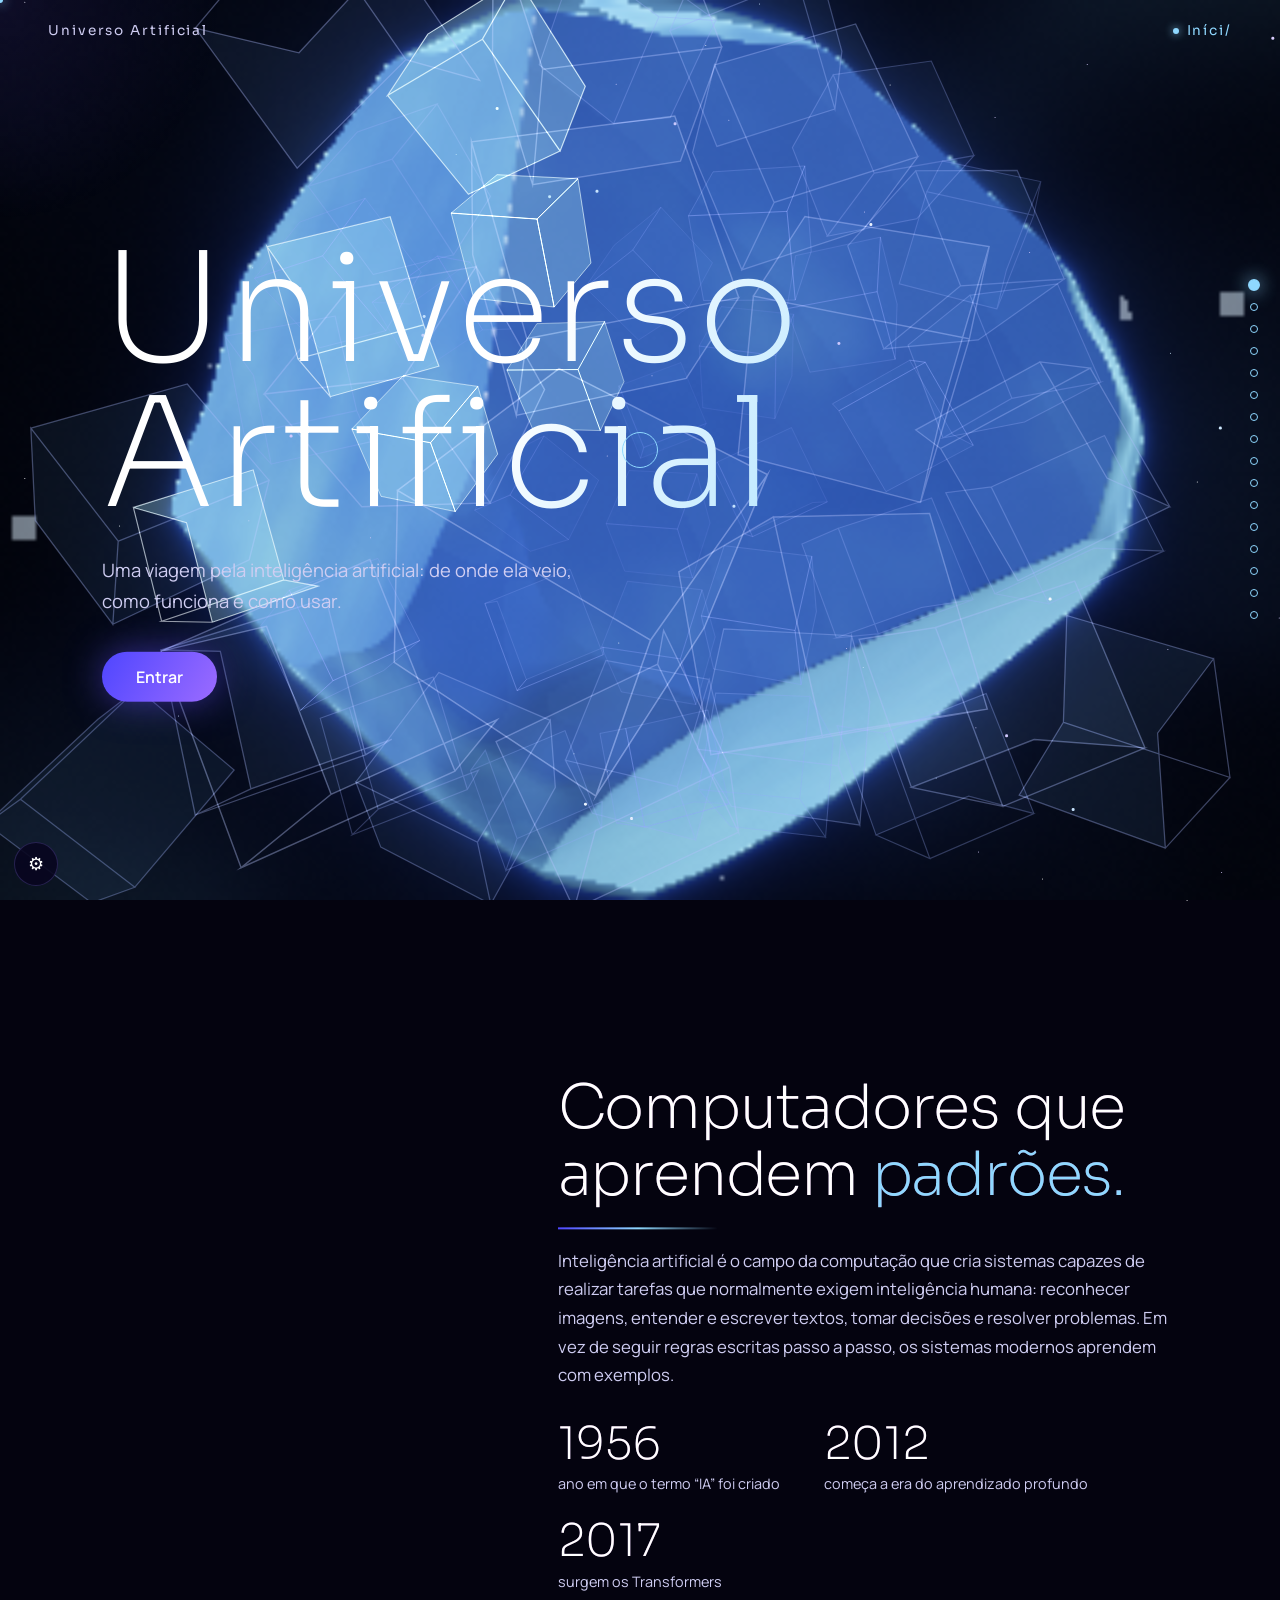
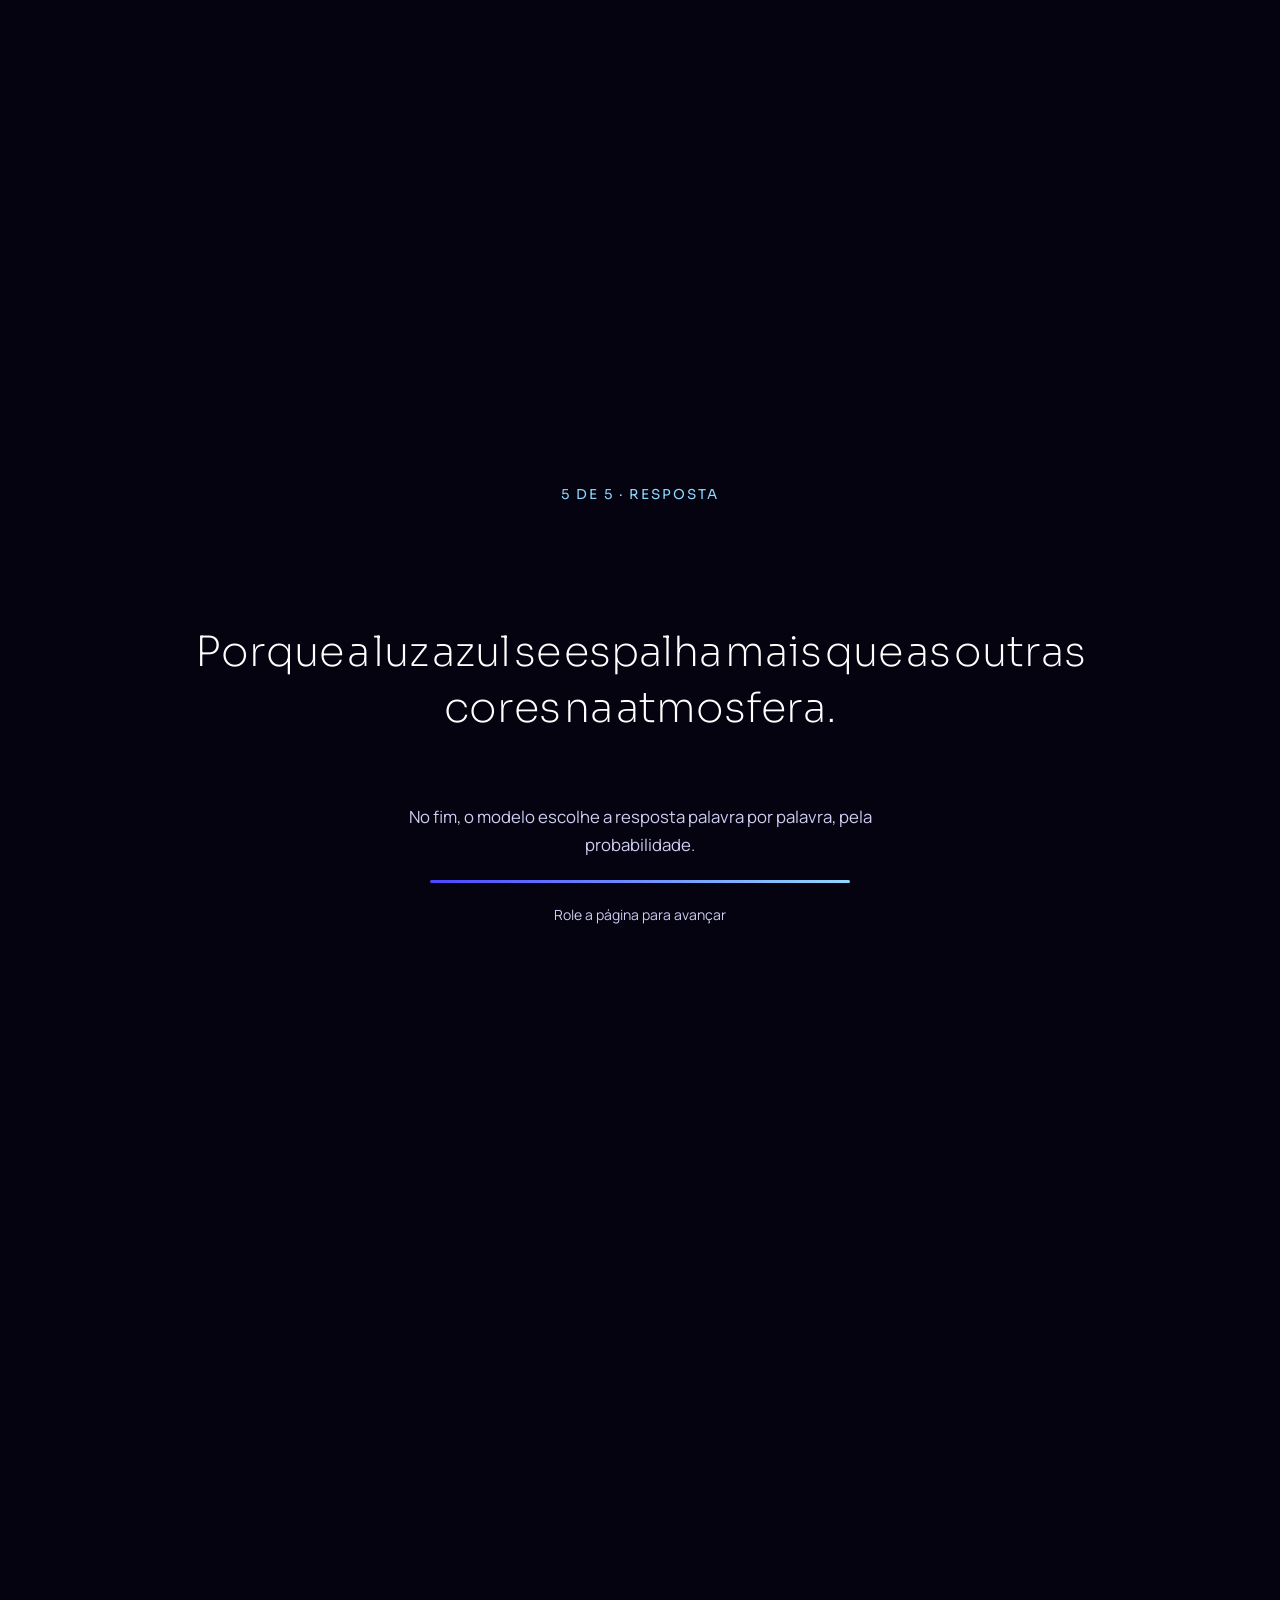
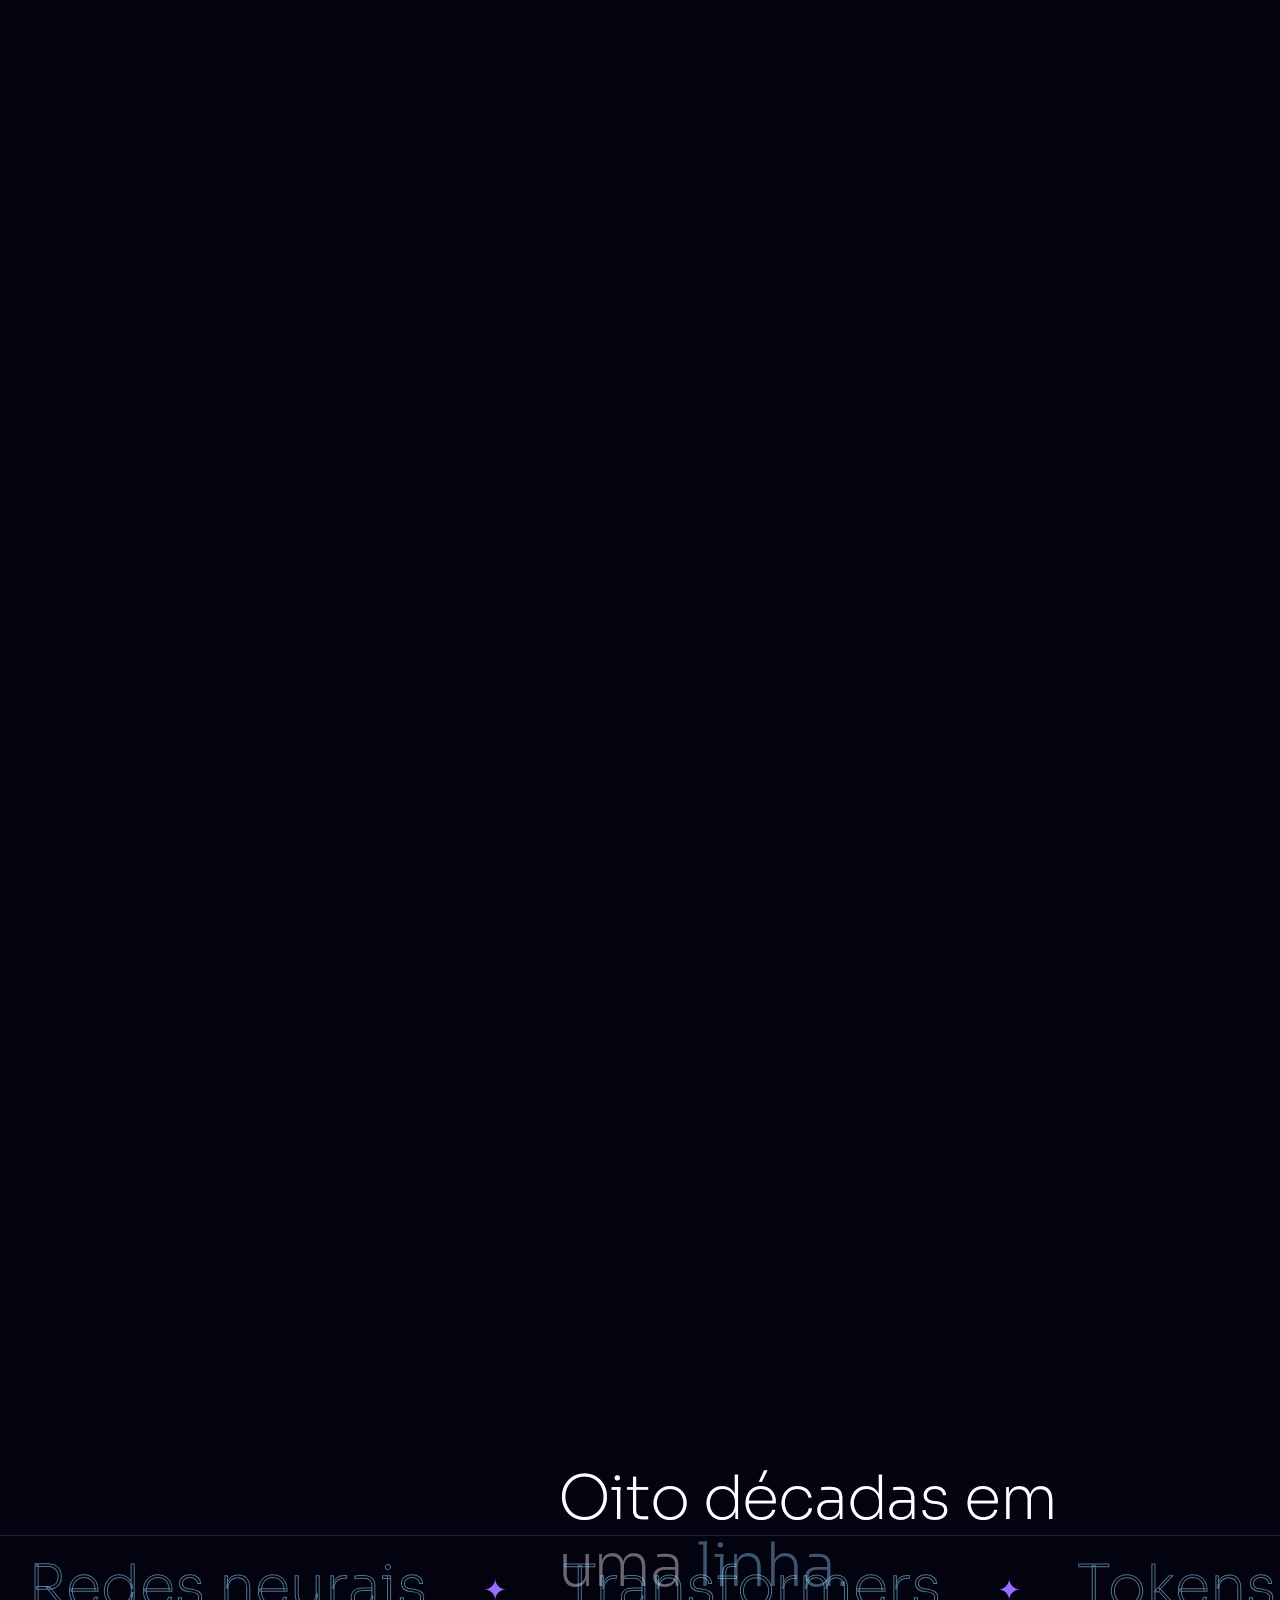
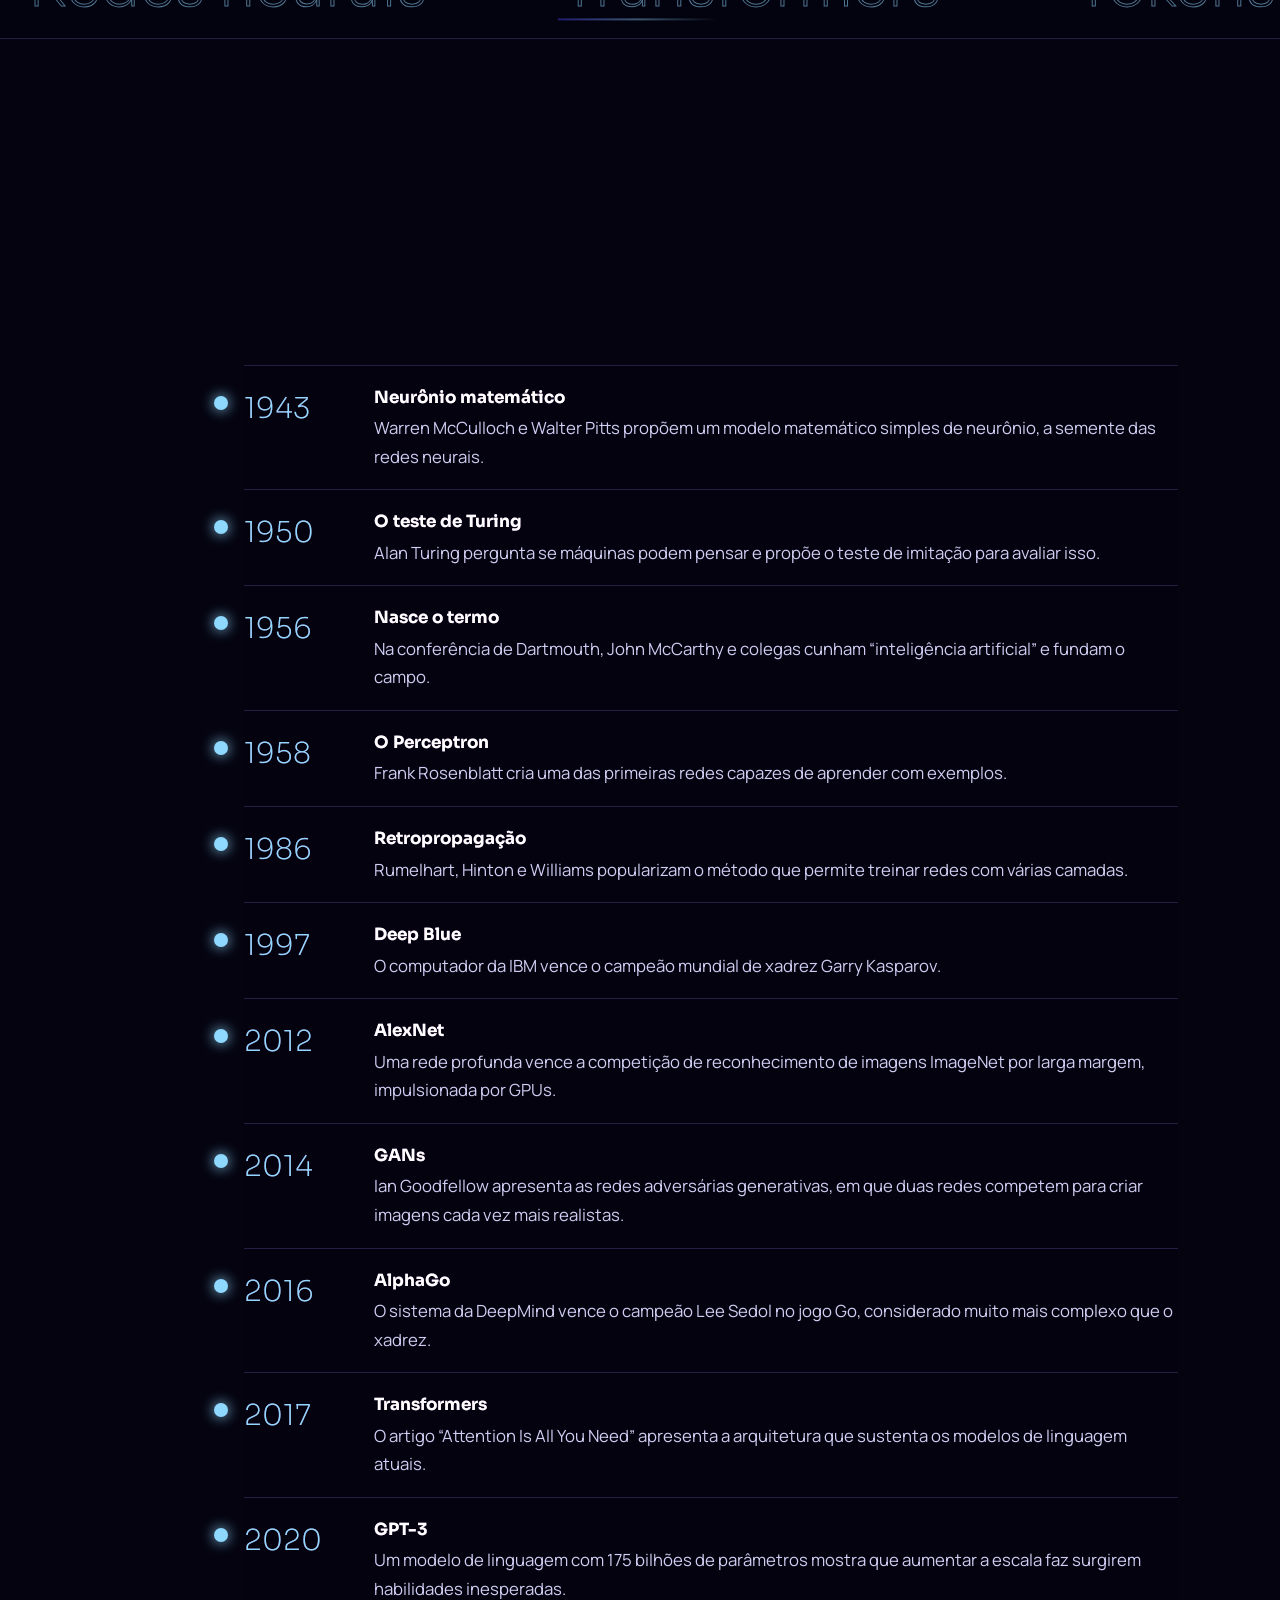
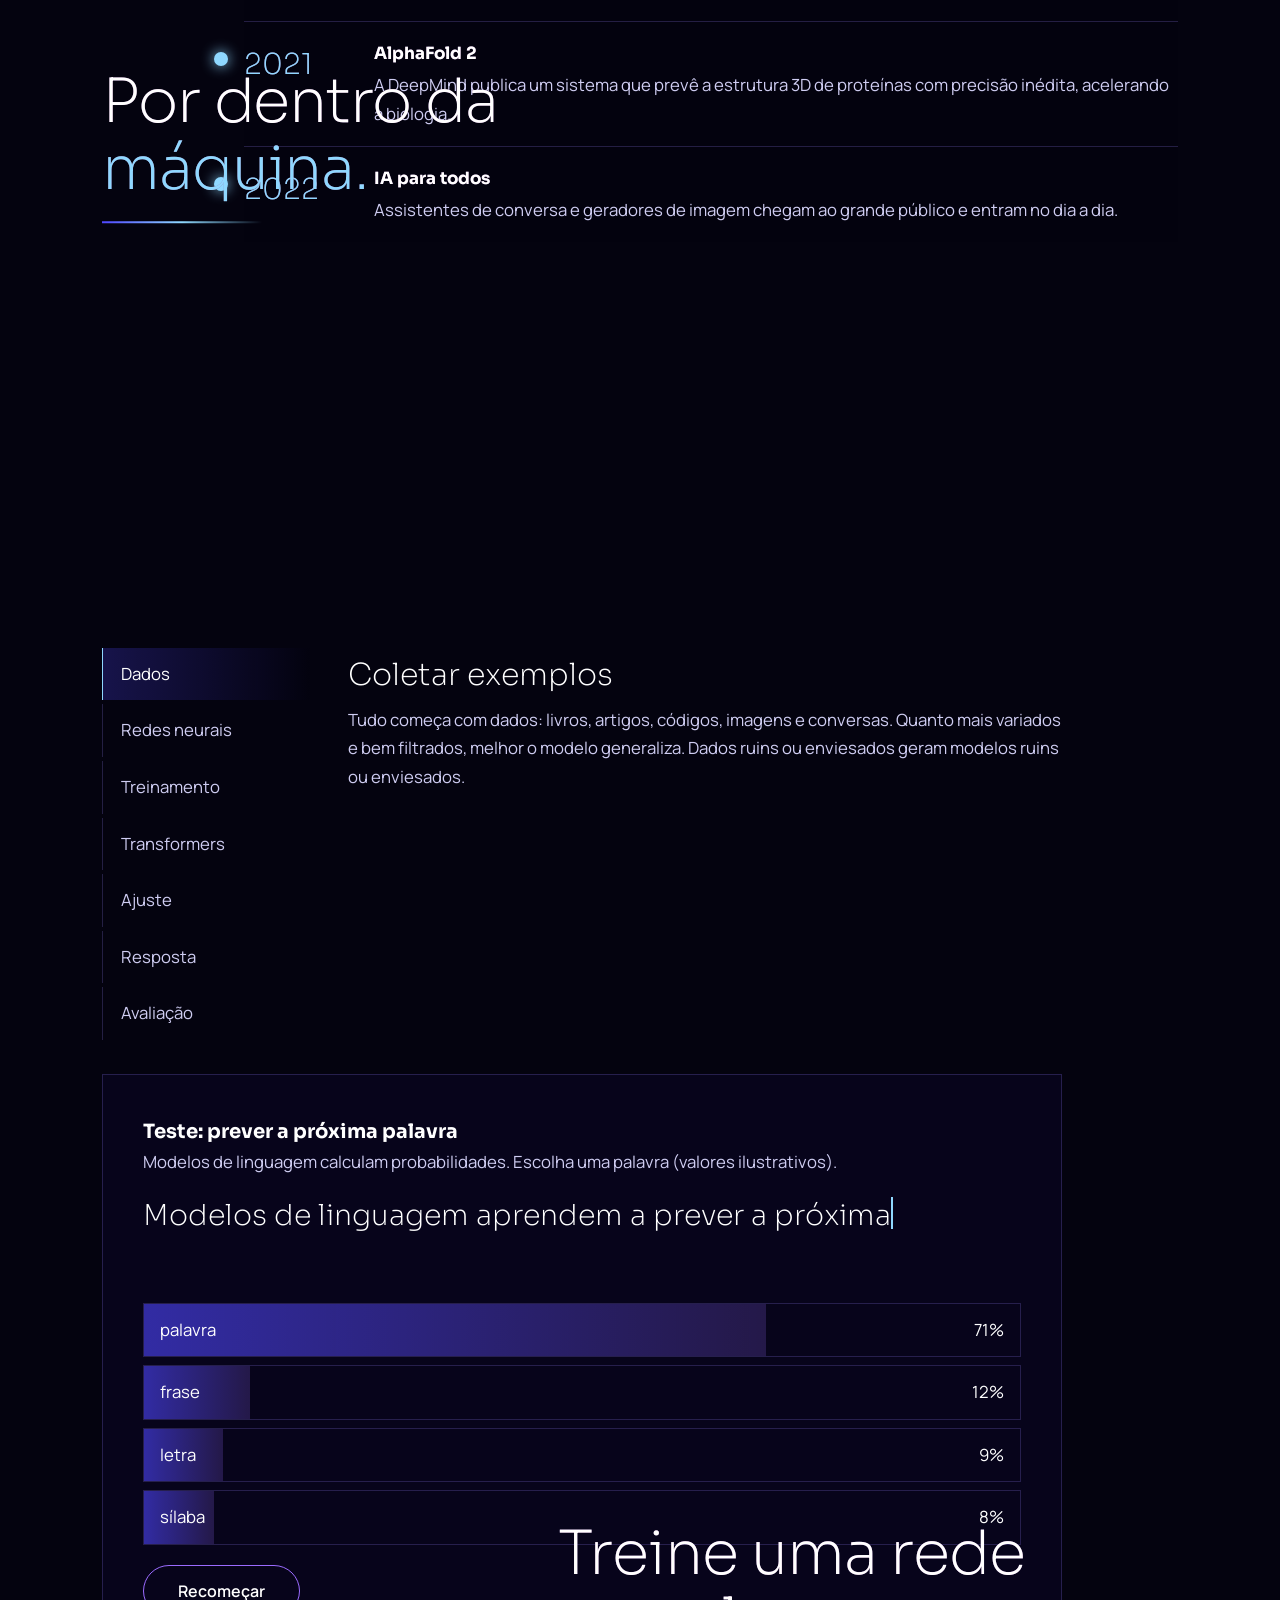
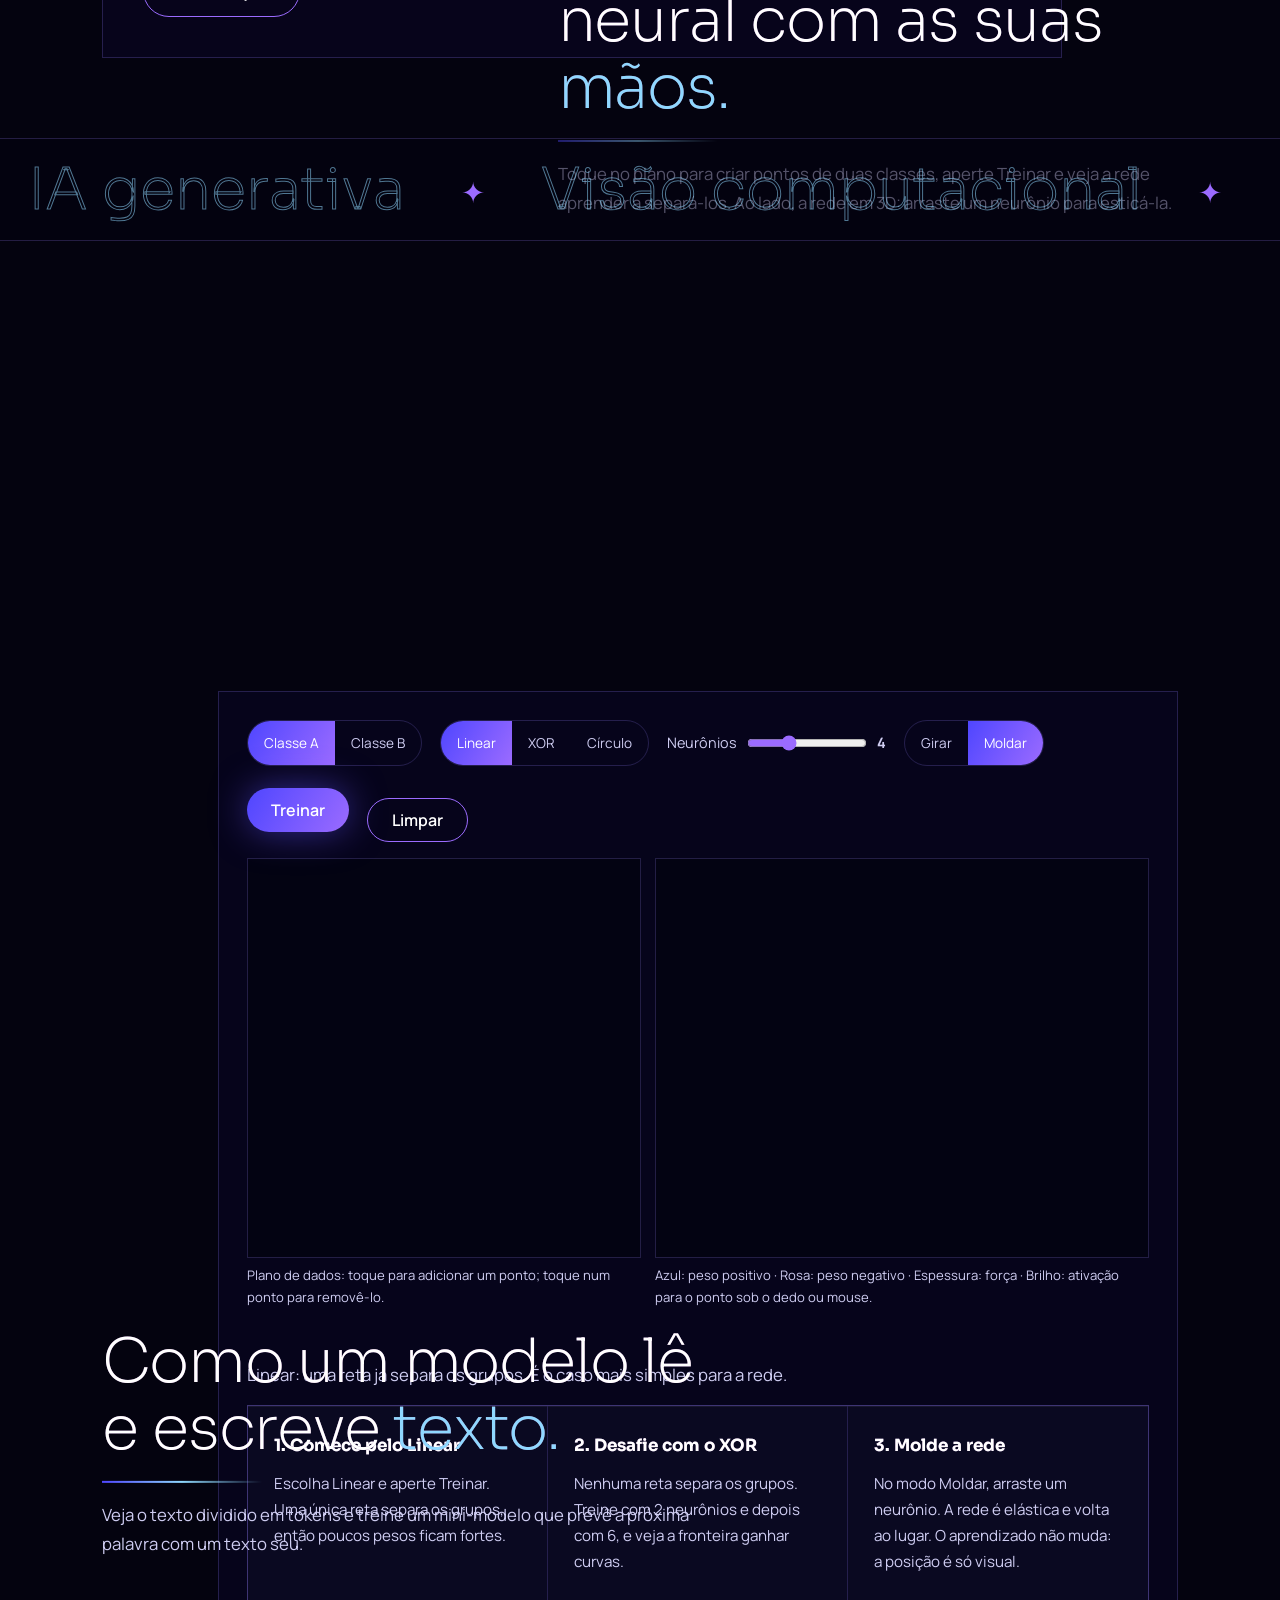
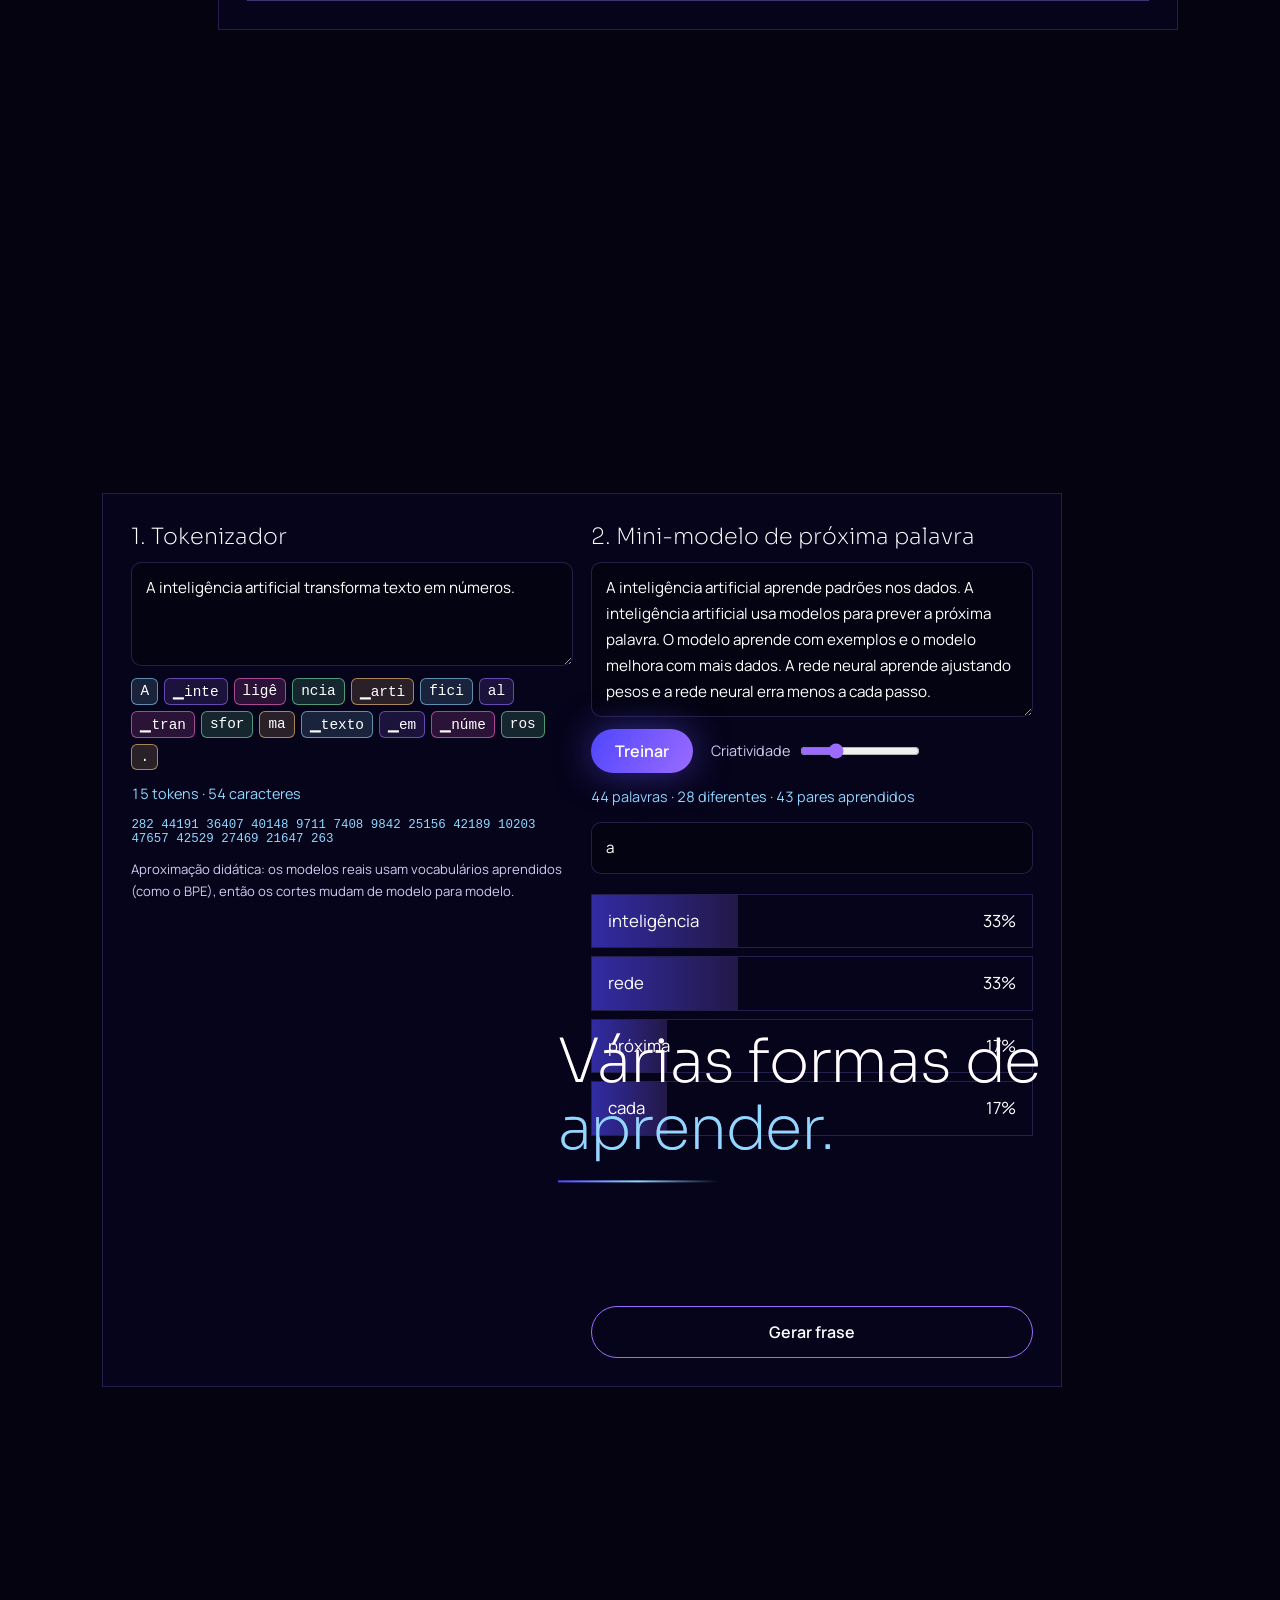
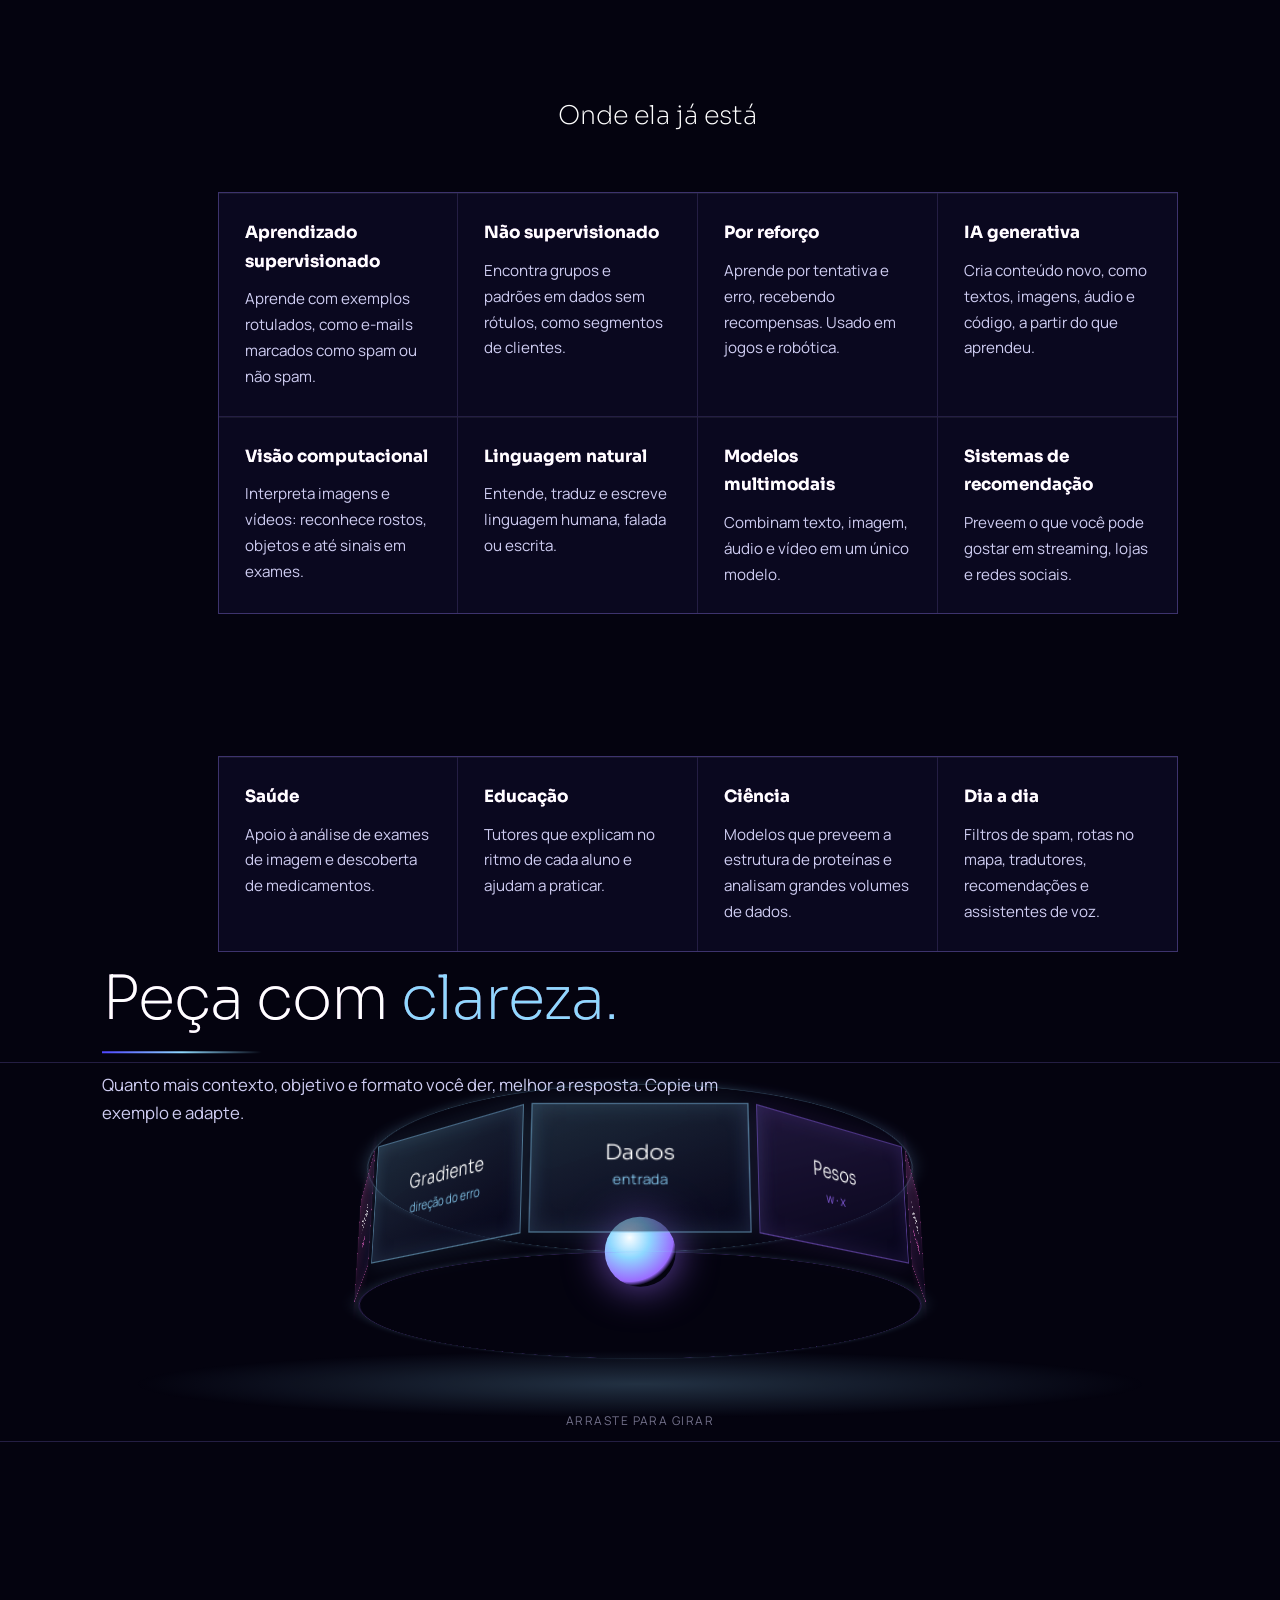
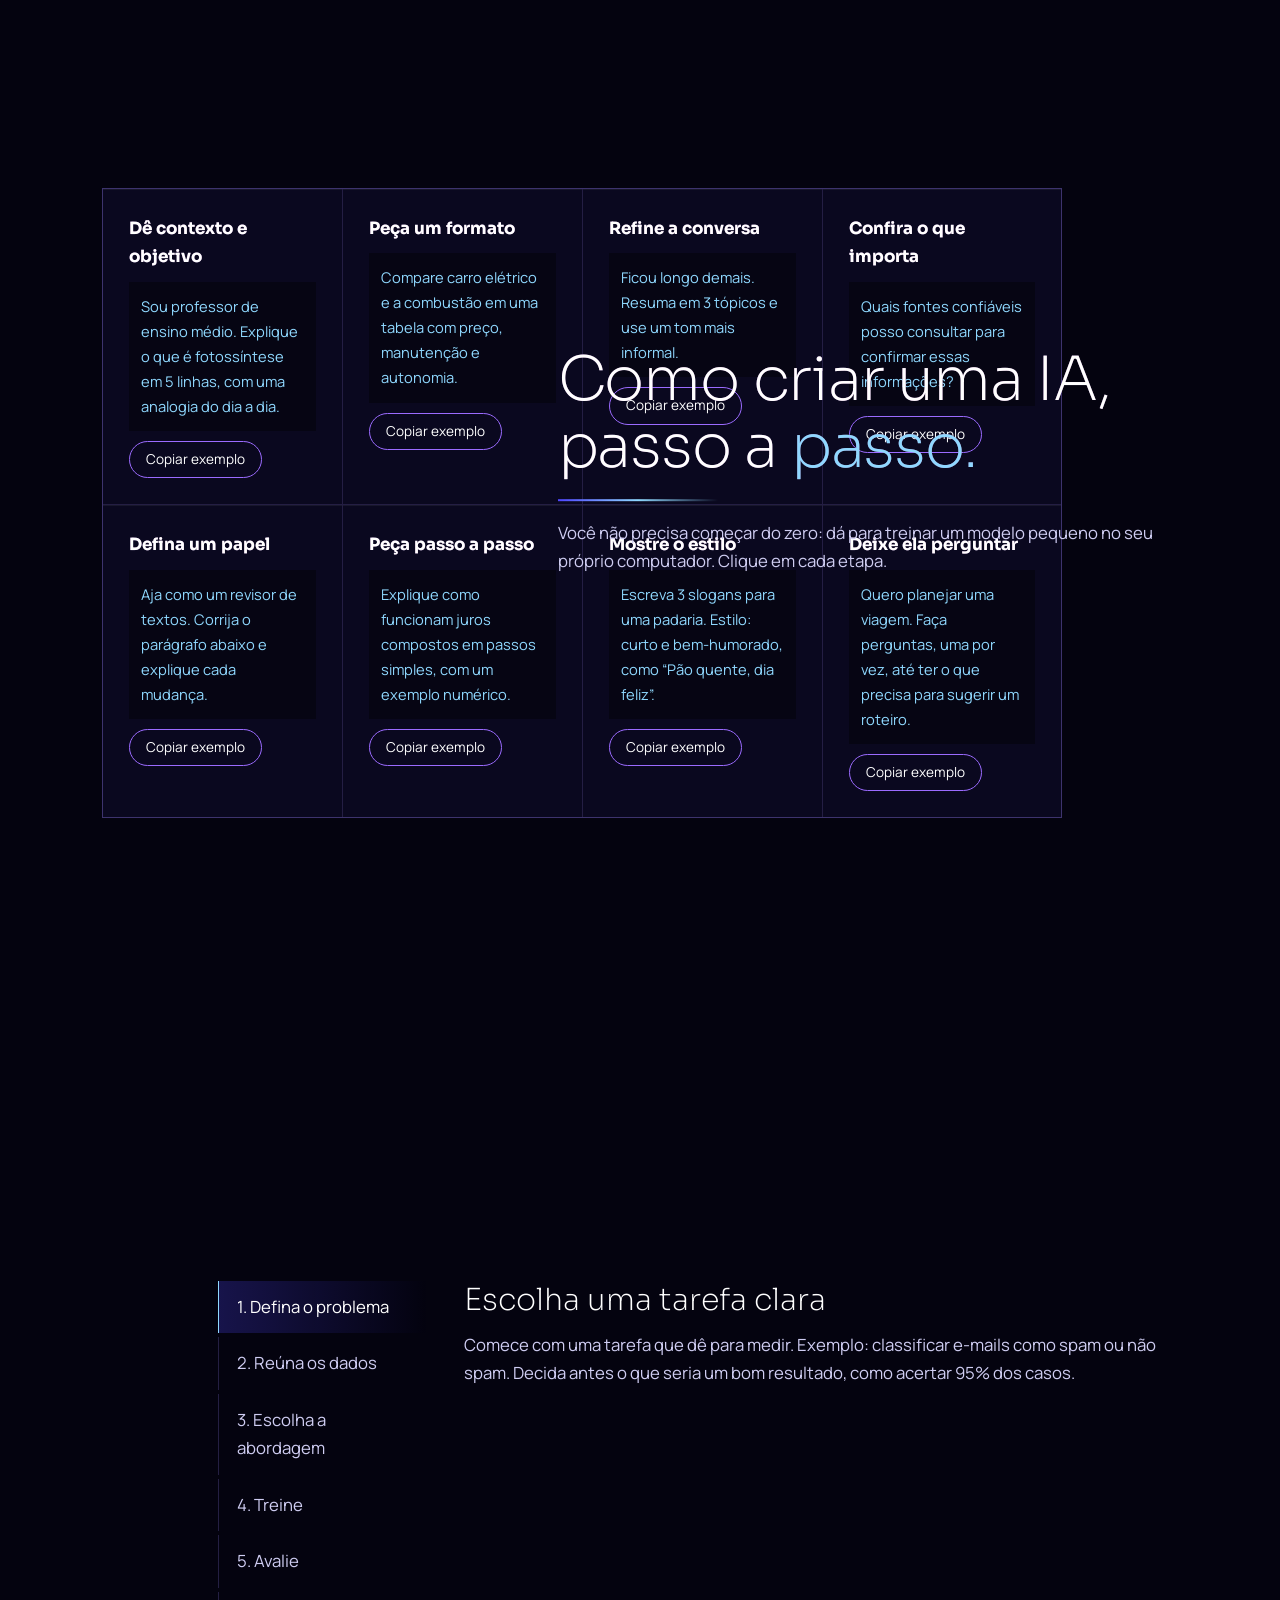
<file: index.html>
<!DOCTYPE html>
<html lang="pt-BR">
<head>
  <link rel="manifest" href="manifest.json">
<link rel="icon" href="icone-192.png" type="image/png">
<link rel="apple-touch-icon" href="icone-192.png">
<meta name="description" content="Um guia interativo em português sobre inteligência artificial: como nasceu, como funciona e como usar.">
<meta property="og:title" content="Universo Artificial">
<meta property="og:description" content="Um guia interativo sobre inteligência artificial, com laboratório de redes neurais e quiz.">
<meta property="og:type" content="website">
<meta name="twitter:card" content="summary">
    <meta
    name="theme-color"content="#04030f">
<meta charset="UTF-8">
<meta name="viewport" content="width=device-width, initial-scale=1, minimum-scale=1, viewport-fit=cover">
<title>Universo Artificial</title>
<link href="https://fonts.googleapis.com/css2?family=Manrope:wght@400;500&family=Sora:wght@200;400;600&display=swap" rel="stylesheet">
<link rel="stylesheet" href="style.css">
<link rel="stylesheet" href="efeitos.css">
<link rel="stylesheet" href="desfazer.css">
<link rel="stylesheet" href="igloo.css">
<link rel="stylesheet" href="lab.css">
<link rel="stylesheet" href="brilho.css">
<link rel="stylesheet" href="deco3d.css">
<link rel="stylesheet" href="anel3d.css">
<link rel="stylesheet" href="responsivo.css">
<link rel="stylesheet" href="extras.css">
</head>
<body>
<div id="loader"><p>Universo Artificial</p><span id="pct">0</span></div>
<canvas id="cosmo" aria-hidden="true"></canvas>
<header class="top"><a href="#inicio">Universo Artificial</a><span id="secao">Início</span></header>
<button id="som" class="som" aria-pressed="false">Som: off</button>
<button id="menu" class="menu" aria-label="Abrir menu" aria-expanded="false"><span></span><span></span></button>
<nav id="gaveta" class="gaveta" aria-label="Menu"></nav>
<nav class="dots" id="dots" aria-label="Seções"></nav>

<main>
  <section id="inicio" data-nome="Início" class="hero">
    <div class="col">
      <h1>Universo<br>Artificial</h1>
      <p class="rev">Uma viagem pela inteligência artificial: de onde ela veio, como funciona e como usar.</p>
      <a class="btn rev" href="#oque">Entrar</a>
    </div>
  </section>

  <section id="oque" data-nome="O que é">
    <div class="col">
      <h2 class="rev">Computadores que aprendem padrões.</h2>
      <p class="rev">Inteligência artificial é o campo da computação que cria sistemas capazes de realizar tarefas que normalmente exigem inteligência humana: reconhecer imagens, entender e escrever textos, tomar decisões e resolver problemas. Em vez de seguir regras escritas passo a passo, os sistemas modernos aprendem com exemplos.</p>
      <div class="stats rev" id="stats"></div>
    </div>
  </section>

    <section id="jornada" data-nome="Jornada" class="jornada">
    <div class="j-pin">
      <p class="j-etapa" id="j-etapa"></p>
      <div class="j-palco" id="j-palco"></div>
      <p class="j-leg" id="j-leg"></p>
      <div class="j-trilha"><i id="j-barra"></i></div>
      <small>Role a página para avançar</small>
    </div>
  </section>

  <section id="origem" data-nome="Origem">
    <div class="col"><h2 class="rev">Oito décadas em uma linha.</h2></div>
    <div class="wide" id="linhas"></div>
  </section>

  <section id="funciona" data-nome="Como funciona">
    <div class="col"><h2 class="rev">Por dentro da máquina.</h2></div>
    <div class="wide passos rev"><div class="abas" id="abas"></div><article id="passo"></article></div>
    <div class="wide demo rev">
      <h3>Teste: prever a próxima palavra</h3>
      <p>Modelos de linguagem calculam probabilidades. Escolha uma palavra (valores ilustrativos).</p>
      <p class="frase" id="frase"></p>
      <div id="barras"></div>
      <button class="btn ghost" id="reiniciar" hidden>Recomeçar</button>
    </div>
  </section>

    <section id="neural" data-nome="Rede neural">
    <div class="col">
      <h2 class="rev">Treine uma rede neural com as suas mãos.</h2>
      <p class="rev">Toque no plano para criar pontos de duas classes, aperte Treinar e veja a rede aprender a separá-los. Ao lado, a rede em 3D: arraste um neurônio para esticá-la.</p>
    </div>
    <div class="wide lab rev" id="lab">
      <div class="lab-bar">
        <div class="seg" id="lab-classe"><button class="on" data-c="0">Classe A</button><button data-c="1">Classe B</button></div>
        <div class="seg" id="lab-ex"><button data-ex="linear">Linear</button><button data-ex="xor">XOR</button><button data-ex="circulo">Círculo</button></div>
        <label>Neurônios <input type="range" id="lab-h" min="2" max="8" value="4" aria-label="Neurônios por camada oculta"><b id="lab-hv">4</b></label>
        <div class="seg" id="lab-modo"><button data-m="girar">Girar</button><button data-m="moldar">Moldar</button></div>
        <button class="btn" id="lab-treinar">Treinar</button>
        <button class="btn ghost" id="lab-limpar">Limpar</button>
      </div>
      <div class="lab-grid">
        <div class="lab-pane"><canvas id="lab-plano" aria-label="Plano de dados"></canvas><small>Plano de dados: toque para adicionar um ponto; toque num ponto para removê-lo.</small></div>
        <div class="lab-pane"><canvas id="lab-3d" aria-label="Rede neural em 3D"></canvas><small>Azul: peso positivo · Rosa: peso negativo · Espessura: força · Brilho: ativação para o ponto sob o dedo ou mouse.</small></div>
      </div>
      <p class="lab-stats" id="lab-stats"></p>
      <p id="lab-dica"></p>
      <div class="cards lab-exp">
        <div class="card"><h3>1. Comece pelo Linear</h3><p>Escolha Linear e aperte Treinar. Uma única reta separa os grupos, então poucos pesos ficam fortes.</p></div>
        <div class="card"><h3>2. Desafie com o XOR</h3><p>Nenhuma reta separa os grupos. Treine com 2 neurônios e depois com 6, e veja a fronteira ganhar curvas.</p></div>
        <div class="card"><h3>3. Molde a rede</h3><p>No modo Moldar, arraste um neurônio. A rede é elástica e volta ao lugar. O aprendizado não muda: a posição é só visual.</p></div>
      </div>
    </div>
  </section>

    <section id="linguagem" data-nome="Linguagem">
    <div class="col">
      <h2 class="rev">Como um modelo lê e escreve texto.</h2>
      <p class="rev">Veja o texto dividido em tokens e treine um mini-modelo que prevê a próxima palavra com um texto seu.</p>
    </div>
    <div class="wide lab rev" id="ling"></div>
  </section>

  <section id="tipos" data-nome="Tipos e usos">
    <div class="col"><h2 class="rev">Várias formas de aprender.</h2></div>
    <div class="wide cards" id="tipos-lista"></div>
    <div class="col"><h3 class="sub rev">Onde ela já está</h3></div>
    <div class="wide cards" id="apps-lista"></div>
  </section>

  <section id="usar" data-nome="Como usar">
    <div class="col">
      <h2 class="rev">Peça com clareza.</h2>
      <p class="rev">Quanto mais contexto, objetivo e formato você der, melhor a resposta. Copie um exemplo e adapte.</p>
    </div>
    <div class="wide cards" id="dicas"></div>
  </section>

    <section id="criar" data-nome="Criar uma IA">
    <div class="col">
      <h2 class="rev">Como criar uma IA, passo a passo.</h2>
      <p class="rev">Você não precisa começar do zero: dá para treinar um modelo pequeno no seu próprio computador. Clique em cada etapa.</p>
    </div>
    <div class="wide" id="criar-box"></div>
  </section>

  <section id="glossario" data-nome="Glossário">
    <div class="col">
      <h2 class="rev">Glossário do universo.</h2>
      <p class="rev">Procure um termo ou filtre por categoria.</p>
    </div>
    <div class="wide" id="gloss-box"></div>
  </section>

  <section id="riscos" data-nome="Cuidados">
    <div class="col"><h2 class="rev">Poder exige cuidado.</h2></div>
    <div class="wide cards" id="riscos-lista"></div>
  </section>

  <section id="futuro" data-nome="Futuro">
    <div class="col"><h2 class="rev">O que vem a seguir.</h2></div>
    <div class="wide cards" id="futuro-lista"></div>
  </section>

  <section id="faq" data-nome="Dúvidas">
    <div class="col"><h2 class="rev">Dúvidas comuns.</h2></div>
    <div class="wide faq" id="lista-faq"></div>
  </section>

    <section id="quiz" data-nome="Quiz">
    <div class="col">
      <h2 class="rev">Teste o que você aprendeu.</h2>
      <p class="rev">Cinco perguntas rápidas. Seu melhor resultado fica salvo neste aparelho.</p>
    </div>
    <div class="wide" id="quiz-box"></div>
  </section>

    <section id="portal" data-nome="Portal" class="portal">
    <canvas aria-hidden="true"></canvas>
    <div class="portal-in">
      <h2 class="rev">Continue explorando o universo.</h2>
      <nav class="portal-links rev" aria-label="Atalhos">
        <a href="#origem" data-forma="esfera">Origem</a>
        <a href="#funciona" data-forma="toro">Como funciona</a>
        <a href="#neural" data-forma="helice">Rede neural</a>
        <a href="#usar" data-forma="cubo">Como usar</a>
        <a href="#faq" data-forma="espiral">Dúvidas</a>
      </nav>
      <p class="rev">Passe o mouse sobre um link e veja as partículas mudarem de forma. Continue rolando para voltar ao começo.</p>
      <a class="btn ghost rev" href="#inicio">Voltar ao início</a>
    </div>
  </section>

</main>

<footer>Universo Artificial · Projeto educativo sobre inteligência artificial · <a href="#inicio">Voltar ao topo</a></footer>
<script src="config.js"></script>
<script src="leve.js"></script>
<script src="script.js"></script>
<script src="efeitos.js"></script>
<script src="portal.js"></script>
<script src="igloo.js"></script>
<script src="conteudo.js"></script>
<script src="lab.js"></script>
<script src="mobile.js"></script>
<script src="brilho.js"></script>
<script src="deco3d.js"></script>
<script src="anel3d.js"></script>
<script src="extras.js"></script>
<script src="linguagem.js"></script>
<script src="jornada.js"></script>
<script src="quiz.js"></script>
</body>
</html>
</file>
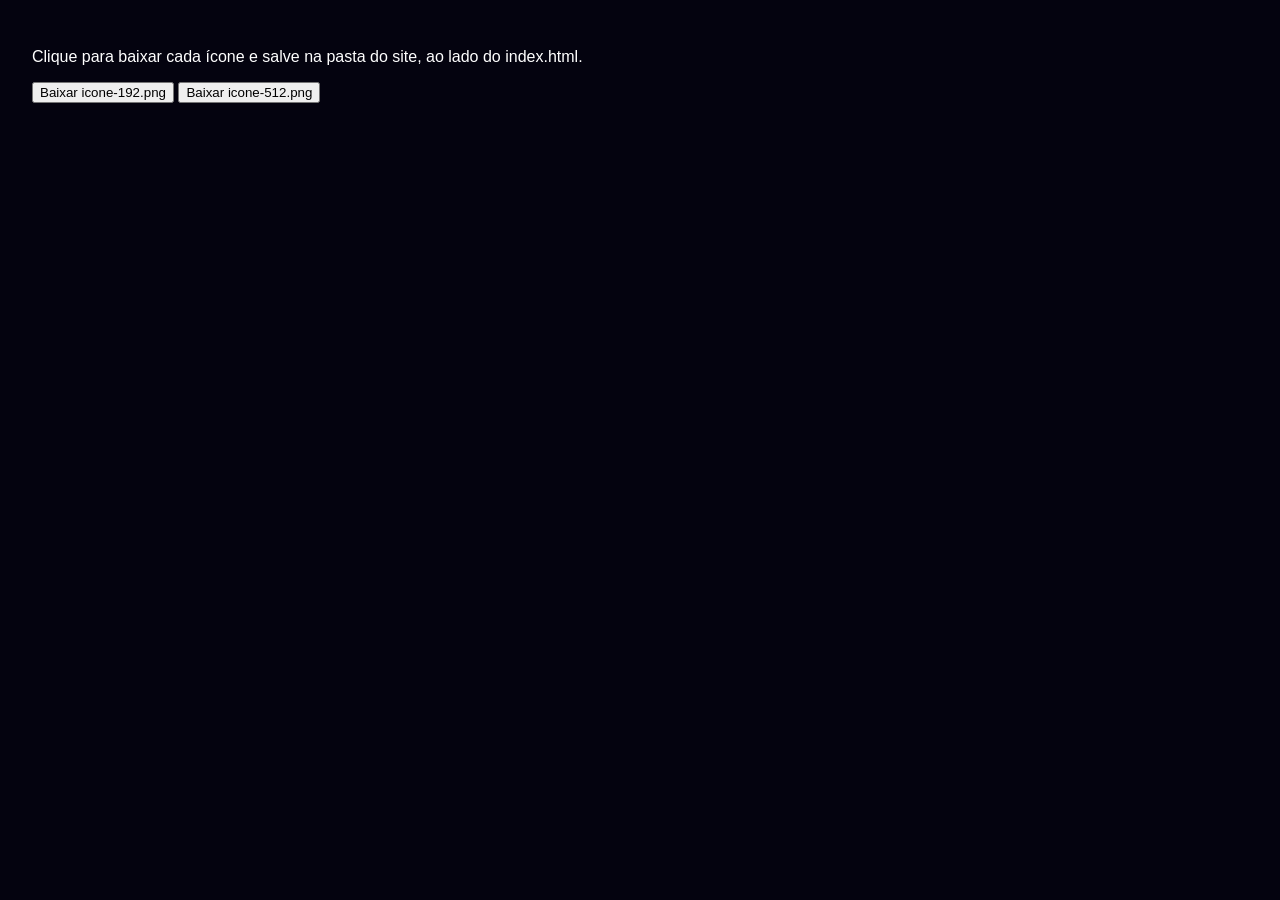
<file: gerar-icones.html>
<!DOCTYPE html>
<meta charset="utf-8"><title>Gerar ícones</title>
<body style="background:#04030f;color:#fff;font-family:sans-serif;padding:24px">
<p>Clique para baixar cada ícone e salve na pasta do site, ao lado do index.html.</p>
<button onclick="baixa(192)">Baixar icone-192.png</button>
<button onclick="baixa(512)">Baixar icone-512.png</button>
<script>
function baixa(n){
  const c=document.createElement("canvas");c.width=c.height=n;const x=c.getContext("2d");
  x.fillStyle="#04030f";x.fillRect(0,0,n,n);
  const g=x.createRadialGradient(n*.4,n*.38,0,n/2,n/2,n*.3);
  g.addColorStop(0,"#fff");g.addColorStop(.3,"#8fd8ff");g.addColorStop(.7,"#9b6bff");g.addColorStop(1,"#4f46ff");
  x.fillStyle=g;x.beginPath();x.arc(n/2,n/2,n*.26,0,7);x.fill();
  x.lineWidth=n*.02;
  x.strokeStyle="#8fd8ff";x.beginPath();x.ellipse(n/2,n/2,n*.4,n*.14,-.5,0,7);x.stroke();
  x.strokeStyle="#9b6bff";x.beginPath();x.ellipse(n/2,n/2,n*.4,n*.14,.5,0,7);x.stroke();
  const a=document.createElement("a");a.download="icone-"+n+".png";a.href=c.toDataURL("image/png");a.click();
}
</script>
</file>
<file: style.css>
:root{--bg:#04030f;--ind:#4f46ff;--vio:#9b6bff;--gelo:#8fd8ff;--tx:#cfcdf2;--ln:rgba(150,130,255,.22)}
*{box-sizing:border-box;margin:0;padding:0}
html{scroll-behavior:smooth}
body{background:var(--bg);color:var(--tx);font:400 1.05rem/1.7 'Manrope',system-ui,sans-serif;overflow-x:hidden}
#cosmo{position:fixed;inset:0;width:100%;height:100%;z-index:0}
main{position:relative;z-index:2}
h1,h2,h3,.ano{font-family:'Sora',sans-serif;color:#fff}
a{color:inherit;text-decoration:none}
:focus-visible{outline:2px solid var(--gelo);outline-offset:3px}

#loader{position:fixed;inset:0;z-index:99;background:var(--bg);display:grid;place-content:center;text-align:center;gap:14px;transition:opacity .9s,visibility .9s}
#loader p{font:200 clamp(1.3rem,4vw,2.3rem)/1 'Sora',sans-serif;letter-spacing:.3em;color:#fff}
#loader span{color:var(--gelo);font:200 .9rem 'Sora',sans-serif}
#loader.fim{opacity:0;visibility:hidden}

.top{position:fixed;inset:0 0 auto;z-index:5;display:flex;justify-content:space-between;padding:22px clamp(20px,4vw,48px);font:400 .85rem 'Sora',sans-serif;letter-spacing:.14em}
#secao{color:var(--gelo)}
.dots{position:fixed;right:22px;top:50%;transform:translateY(-50%);z-index:5;display:grid;gap:14px}
.dots a{width:8px;height:8px;border-radius:50%;border:1px solid var(--gelo);transition:.3s}
.dots a.on{background:var(--gelo);box-shadow:0 0 12px var(--gelo);transform:scale(1.5)}

section{min-height:100vh;display:flex;flex-direction:column;justify-content:center;gap:34px;padding:120px clamp(24px,8vw,120px) 80px}
section:nth-of-type(even){align-items:flex-end}
.col{width:100%;max-width:620px}
.wide{width:100%;max-width:960px}
h1{font-size:clamp(3.2rem,12vw,9.5rem);font-weight:200;line-height:.95;letter-spacing:.02em;margin-bottom:28px;
  background:linear-gradient(120deg,#fff 25%,var(--gelo) 55%,var(--vio));-webkit-background-clip:text;background-clip:text;color:transparent}
h2{font-size:clamp(2rem,5vw,3.8rem);font-weight:200;line-height:1.1;letter-spacing:-.02em;margin-bottom:18px}
.sub{font-size:1.6rem;font-weight:200;margin-top:30px}
.hero .col{max-width:900px}
.hero p{max-width:520px;font-size:1.15rem;margin-bottom:34px}
.btn{display:inline-block;padding:14px 34px;border-radius:999px;border:0;color:#fff;font:600 1rem 'Manrope',sans-serif;cursor:pointer;
  background:linear-gradient(120deg,var(--ind),var(--vio));box-shadow:0 0 36px rgba(100,80,255,.5);transition:.25s}
.btn:hover{transform:translateY(-2px);box-shadow:0 0 56px rgba(143,216,255,.45)}
.btn.ghost{background:none;border:1px solid var(--vio);box-shadow:none;margin-top:20px}

.rev{opacity:0;transform:translateY(34px);filter:blur(6px);transition:1s cubic-bezier(.2,.7,.2,1)}
.rev.v{opacity:1;transform:none;filter:none}

.stats{display:flex;flex-wrap:wrap;gap:20px 44px;margin-top:30px}
.stats b{display:block;font:200 2.8rem/1.1 'Sora',sans-serif;color:#fff}
.stats small{font-size:.9rem}

.linha{display:grid;grid-template-columns:110px 1fr;gap:20px;padding:18px 0;border-top:1px solid var(--ln);background:rgba(4,3,15,.55)}
.ano{font-weight:200;font-size:1.8rem;color:var(--gelo)}
.linha h3{font-size:1.05rem;margin-bottom:2px}

.passos{display:grid;grid-template-columns:210px 1fr;gap:36px}
.abas{display:grid;gap:4px;align-content:start}
.abas button{text-align:left;background:none;border:0;border-left:1px solid var(--ln);color:var(--tx);font:inherit;padding:12px 18px;cursor:pointer;transition:.25s}
.abas button.on{color:#fff;border-color:var(--gelo);background:linear-gradient(90deg,rgba(79,70,255,.25),transparent)}
#passo{padding:8px 0}
#passo h3{font:200 1.9rem 'Sora',sans-serif;margin-bottom:12px}

.demo{border:1px solid var(--ln);padding:clamp(22px,4vw,40px);background:rgba(8,6,32,.75);backdrop-filter:blur(10px)}
.frase{font:200 clamp(1.2rem,2.6vw,1.8rem)/1.4 'Sora',sans-serif;color:#fff;min-height:3.4em;margin:18px 0 10px}
.frase mark{background:none;color:var(--gelo)}
.cursor{display:inline-block;width:2px;height:1.1em;background:var(--gelo);vertical-align:-.15em;animation:pisca 1s steps(1) infinite}
@keyframes pisca{50%{opacity:0}}
.barra{position:relative;display:flex;justify-content:space-between;width:100%;margin-top:8px;padding:12px 16px;overflow:hidden;
  border:1px solid var(--ln);background:none;color:#fff;font:inherit;cursor:pointer;text-align:left}
.barra i{position:absolute;inset:0 auto 0 0;background:linear-gradient(90deg,rgba(79,70,255,.6),rgba(155,107,255,.2));transition:width .7s cubic-bezier(.2,.8,.2,1)}
.barra span{position:relative}
.barra:hover{border-color:var(--gelo)}

.cards{display:grid;grid-template-columns:repeat(auto-fit,minmax(230px,1fr));gap:1px;background:var(--ln);border:1px solid var(--ln)}
.card{background:rgba(6,5,26,.85);padding:26px;display:flex;flex-direction:column;gap:10px;backdrop-filter:blur(8px);transition:background .3s}
.card:hover{background:rgba(40,30,120,.55)}
.card h3{font-size:1.05rem}
.card p{font-size:.95rem;flex:1}
.card code{display:block;font:inherit;font-size:.92rem;color:var(--gelo);padding:12px;background:rgba(0,0,0,.4)}
.copiar{align-self:flex-start;background:none;border:1px solid var(--vio);color:#fff;border-radius:999px;padding:6px 16px;font:inherit;font-size:.85rem;cursor:pointer;transition:.2s}
.copiar:hover{background:var(--vio)}

.faq details{border-top:1px solid var(--ln);padding:22px 0;background:rgba(4,3,15,.55)}
.faq details:last-child{border-bottom:1px solid var(--ln)}
.faq summary{display:flex;justify-content:space-between;gap:20px;list-style:none;cursor:pointer;font:400 1.1rem 'Sora',sans-serif;color:#fff}
.faq summary::-webkit-details-marker{display:none}
.faq summary::after{content:"+";color:var(--gelo);font-size:1.5rem;line-height:1;transition:transform .25s}
.faq details[open] summary::after{transform:rotate(45deg)}
.faq p{margin-top:12px;max-width:680px}

footer{position:relative;z-index:2;text-align:center;padding:40px 24px;border-top:1px solid var(--ln);font-size:.85rem;background:var(--bg)}
footer a{color:var(--gelo)}

@media(max-width:760px){
  .dots{display:none}
  .passos{grid-template-columns:1fr}
  .abas{grid-auto-flow:column;overflow-x:auto}
  .abas button{border-left:0;border-bottom:1px solid var(--ln);white-space:nowrap}
  .linha{grid-template-columns:78px 1fr}
  section:nth-of-type(even){align-items:flex-start}
}
@media(prefers-reduced-motion:reduce){*{animation:none!important;transition:none!important}.rev{opacity:1;transform:none;filter:none}html{scroll-behavior:auto}}
</file>
<file: efeitos.css>
/* ---------- Atmosfera ---------- */
body::after{content:"";position:fixed;inset:-10%;z-index:60;pointer-events:none;opacity:.07;
  background-image:url("data:image/svg+xml,%3Csvg xmlns='http://www.w3.org/2000/svg' width='160' height='160'%3E%3Cfilter id='n'%3E%3CfeTurbulence type='fractalNoise' baseFrequency='.8' numOctaves='2' stitchTiles='stitch'/%3E%3C/filter%3E%3Crect width='100%25' height='100%25' filter='url(%23n)'/%3E%3C/svg%3E");
  animation:gr .8s steps(6) infinite}
@keyframes gr{0%{transform:translate(0,0)}20%{transform:translate(-3%,2%)}40%{transform:translate(2%,-3%)}60%{transform:translate(-2%,-2%)}80%{transform:translate(3%,3%)}100%{transform:translate(0,0)}}
body::before{content:"";position:fixed;inset:0;z-index:1;pointer-events:none;
  background:radial-gradient(520px circle at var(--lx,50%) var(--ly,40%),rgba(110,90,255,.13),transparent 60%)}
.poeira{position:fixed;inset:0;width:100%;height:100%;z-index:1;pointer-events:none}
.prog{position:fixed;top:0;left:0;right:0;height:2px;z-index:7;transform-origin:left;transform:scaleX(0);
  background:linear-gradient(90deg,var(--ind),var(--gelo),var(--vio));box-shadow:0 0 12px var(--gelo)}

/* ---------- Cursor e clique ---------- */
body.tem-cursor,body.tem-cursor a,body.tem-cursor button,body.tem-cursor summary,body.tem-cursor input{cursor:none}
.cur-d,.cur-r{position:fixed;left:0;top:0;pointer-events:none;z-index:200;border-radius:50%}
.cur-d{width:6px;height:6px;margin:-3px;background:var(--gelo);box-shadow:0 0 12px var(--gelo)}
.cur-r{width:36px;height:36px;margin:-18px;border:1px solid var(--gelo);transition:scale .25s,background .25s}
.cur-r.on{scale:1.8;background:rgba(143,216,255,.12)}
.onda{position:fixed;width:12px;height:12px;margin:-6px;border-radius:50%;border:1px solid var(--gelo);pointer-events:none;z-index:150;animation:onda .9s ease-out forwards}
@keyframes onda{to{transform:scale(14);opacity:0}}

/* ---------- Títulos ---------- */
.hero h1{opacity:0;background-size:200% 100%;transition:transform .3s ease-out}
body.go .hero h1{animation:entrada 2.2s cubic-bezier(.2,.7,.2,1) both,brilho 6s ease-in-out infinite alternate}
@keyframes entrada{from{opacity:0;letter-spacing:.35em;filter:blur(16px)}to{opacity:1;letter-spacing:.02em;filter:blur(0)}}
@keyframes brilho{from{background-position:0% 50%}to{background-position:100% 50%}}
body.go .hero h1{opacity:1}
h2.rev{opacity:1;transform:none;filter:none}
h2 .w{display:inline-block;opacity:0;transform:translateY(55%) rotate(5deg);filter:blur(8px);
  transition:opacity .9s,transform 1s cubic-bezier(.2,.7,.2,1),filter .9s;transition-delay:calc(var(--i) * 80ms)}
h2.v .w{opacity:1;transform:none;filter:none}
h2 .w:last-child{color:var(--gelo)}

/* ---------- Cards: brilho que segue o mouse, inclinação e entrada em sequência ---------- */
.card{position:relative;overflow:hidden}
.card:hover{z-index:2}
.card::before{content:"";position:absolute;inset:0;pointer-events:none;opacity:0;transition:opacity .3s;
  background:radial-gradient(260px circle at var(--mx,50%) var(--my,50%),rgba(143,216,255,.2),transparent 60%)}
.card:hover::before{opacity:1}
.card.rev{transition:opacity 1s cubic-bezier(.2,.7,.2,1) calc(var(--i,0) * 70ms),transform 1s cubic-bezier(.2,.7,.2,1) calc(var(--i,0) * 70ms),filter 1s ease calc(var(--i,0) * 70ms),background .3s}
.card.rev.ok{transition:transform .2s ease-out,background .3s,opacity .3s}

/* ---------- Linha do tempo que se desenha ---------- */
#linhas{position:relative;padding-left:26px}
#linhas::before{content:"";position:absolute;left:0;top:0;width:2px;height:var(--p,0%);background:linear-gradient(var(--gelo),var(--vio));box-shadow:0 0 14px var(--gelo)}
.linha{position:relative}
.linha::before{content:"";position:absolute;left:-30px;top:30px;width:10px;height:10px;border-radius:50%;background:var(--bg);border:2px solid var(--ln);transition:.6s}
.linha.v::before{border-color:var(--gelo);background:var(--gelo);box-shadow:0 0 14px var(--gelo)}

/* ---------- Faixas em movimento ---------- */
.faixa{position:relative;z-index:2;overflow:hidden;border-block:1px solid var(--ln);padding:22px 0;background:rgba(4,3,15,.6);backdrop-filter:blur(6px)}
.trilho{display:flex;width:max-content;animation:corre 40s linear infinite}
.faixa.inv .trilho{animation-direction:reverse}
.faixa:hover .trilho{animation-play-state:paused}
.trilho span{font:200 clamp(2rem,5vw,3.6rem)/1 'Sora',sans-serif;padding:0 28px;white-space:nowrap;color:transparent;-webkit-text-stroke:1px rgba(143,216,255,.55)}
.trilho span::after{content:"✦";color:var(--vio);-webkit-text-stroke:0;margin-left:56px;font-size:.5em;vertical-align:middle}
@keyframes corre{to{transform:translateX(-50%)}}

/* ---------- Rede neural ---------- */
.rede-box{border:1px solid var(--ln);background:rgba(8,6,32,.7);backdrop-filter:blur(10px);padding:14px}
#neural-cv{width:100%;height:min(52vh,420px);display:block}
.rede-box label{display:flex;gap:14px;align-items:center;font-size:.9rem;margin-top:10px}
.rede-box input{accent-color:var(--vio);flex:0 1 220px}

@media(prefers-reduced-motion:reduce){body::after,.trilho{animation:none!important}}
</file>
<file: desfazer.css>
/* canvas do iglu e das partículas de gelo */
.gelo-cv{position:fixed;inset:0;width:100%;height:100%;z-index:1;pointer-events:none}

/* letras que se desfazem */
h2 .l{
  display:inline-block;
  transition:transform .5s cubic-bezier(.2,.7,.2,1),opacity .4s,filter .4s;
  transform:
    translate(calc(var(--rx) * var(--d,0) * 1px + var(--hx,0) * 1px),calc(var(--ry) * var(--d,0) * 1px + var(--hy,0) * 1px))
    rotate(calc(var(--rr) * var(--d,0) * 1deg));
  opacity:calc(1 - var(--d,0) * 1.1);
  filter:blur(calc(var(--d,0) * 5px));
}

/* borda de gelo que gira nos cards */
@property --ang{syntax:"<angle>";inherits:false;initial-value:0deg}
.card::after{
  content:"";position:absolute;inset:0;padding:1px;pointer-events:none;opacity:0;transition:opacity .4s;
  background:conic-gradient(from var(--ang),transparent 0%,transparent 55%,rgba(143,216,255,.95) 80%,rgba(155,107,255,.95) 92%,transparent 100%);
  -webkit-mask:linear-gradient(#000 0 0) content-box,linear-gradient(#000 0 0);
  -webkit-mask-composite:xor;mask-composite:exclude;
  animation:giro 3s linear infinite;
}
.card:hover::after{opacity:1}
@keyframes giro{to{--ang:360deg}}
</file>
<file: igloo.css>
.top{align-items:center}
.som{background:none;border:1px solid var(--ln);color:var(--tx);border-radius:999px;padding:6px 14px;font:inherit;font-size:.78rem;letter-spacing:.08em;cursor:pointer;transition:.25s}
.som:hover{border-color:var(--gelo)}
.som[aria-pressed="true"]{border-color:var(--gelo);color:var(--gelo);box-shadow:0 0 14px rgba(143,216,255,.4)}

/* geada nas bordas conforme a velocidade do scroll */
.geada{position:fixed;inset:0;z-index:55;pointer-events:none;opacity:var(--g,0);
  background:radial-gradient(ellipse at center,transparent 35%,rgba(190,225,255,.2) 70%,rgba(235,247,255,.55) 100%);
  -webkit-backdrop-filter:blur(calc(var(--g,0) * 7px)) saturate(1.3);backdrop-filter:blur(calc(var(--g,0) * 7px)) saturate(1.3);
  -webkit-mask:radial-gradient(ellipse at center,transparent 38%,#000 100%);mask:radial-gradient(ellipse at center,transparent 38%,#000 100%)}

/* aberração cromática nos textos durante a rolagem */
h2,.card h3,.linha h3,.ano,.stats b{
  text-shadow:calc(var(--ca,0) * 1px) 0 rgba(255,40,120,.55),calc(var(--ca,0) * -1px) 0 rgba(40,220,255,.55)}

/* portal de partículas */
.portal{position:relative;overflow:hidden;background:var(--bg);align-items:center!important;text-align:center;border-top:1px solid var(--ln)}
.portal canvas{position:absolute;inset:0;width:100%;height:100%}
.portal-in{position:relative;z-index:2;display:grid;gap:28px;justify-items:center;max-width:900px}
.portal h2{max-width:none}
.portal-links{display:flex;flex-wrap:wrap;justify-content:center;gap:10px 38px}
.portal-links a{font:200 clamp(1.6rem,4vw,3rem)/1.2 'Sora',sans-serif;color:rgba(255,255,255,.45);transition:color .3s,letter-spacing .4s,text-shadow .3s}
.portal-links a:hover,.portal-links a:focus-visible{color:#fff;letter-spacing:.06em;text-shadow:0 0 26px var(--gelo)}

/* ---- modo leve (ativado pelo nível em config.js) ---- */
html.nivel-baixa body::after,html.nivel-baixa body::before{display:none}
html.nivel-baixa *{-webkit-backdrop-filter:none!important;backdrop-filter:none!important}
html.nivel-baixa .rev,html.nivel-baixa h2 .w,html.nivel-baixa h2 .l{filter:none!important}
html.nivel-media body::after{animation:none}

/* ---- Como criar uma IA e Glossário ---- */
.passos article h3{font:200 1.9rem 'Sora',sans-serif;margin-bottom:12px}
#criar-box{display:grid;gap:40px}
.codigo{white-space:pre;overflow-x:auto;font:.85rem/1.6 ui-monospace,Menlo,Consolas,monospace;background:rgba(0,0,0,.45);color:var(--gelo);padding:18px;border:1px solid var(--ln);margin:14px 0}
.demo code{color:var(--gelo)}
.gbarra{display:flex;flex-wrap:wrap;gap:14px;align-items:center;margin-bottom:12px}
.gbarra input{flex:1 1 240px;background:rgba(8,6,32,.7);border:1px solid var(--ln);color:#fff;padding:12px 18px;border-radius:999px;font:inherit}
.gbarra input:focus{outline:none;border-color:var(--gelo)}
.chips{display:flex;flex-wrap:wrap;gap:8px}
.chip{background:none;border:1px solid var(--ln);color:var(--tx);border-radius:999px;padding:8px 16px;font:inherit;font-size:.85rem;cursor:pointer;transition:.2s}
.chip.on{background:linear-gradient(120deg,var(--ind),var(--vio));color:#fff;border-color:transparent}
.gcont{font-size:.85rem;margin-bottom:12px}
.card small{color:var(--gelo);font-size:.75rem}
/* ---- modo leve (ativado pelo nível em config.js) ---- */
html.nivel-baixa body::after,html.nivel-baixa body::before{display:none}
html.nivel-baixa *{-webkit-backdrop-filter:none!important;backdrop-filter:none!important}
html.nivel-baixa .rev,html.nivel-baixa h2 .w,html.nivel-baixa h2 .l{filter:none!important}
html.nivel-media body::after{animation:none}

/* ---- Como criar uma IA e Glossário ---- */
.passos article h3{font:200 1.9rem 'Sora',sans-serif;margin-bottom:12px}
#criar-box{display:grid;gap:40px}
.codigo{white-space:pre;overflow-x:auto;font:.85rem/1.6 ui-monospace,Menlo,Consolas,monospace;background:rgba(0,0,0,.45);color:var(--gelo);padding:18px;border:1px solid var(--ln);margin:14px 0}
.demo code{color:var(--gelo)}
.gbarra{display:flex;flex-wrap:wrap;gap:14px;align-items:center;margin-bottom:12px}
.gbarra input{flex:1 1 240px;background:rgba(8,6,32,.7);border:1px solid var(--ln);color:#fff;padding:12px 18px;border-radius:999px;font:inherit}
.gbarra input:focus{outline:none;border-color:var(--gelo)}
.chips{display:flex;flex-wrap:wrap;gap:8px}
.chip{background:none;border:1px solid var(--ln);color:var(--tx);border-radius:999px;padding:8px 16px;font:inherit;font-size:.85rem;cursor:pointer;transition:.2s}
.chip.on{background:linear-gradient(120deg,var(--ind),var(--vio));color:#fff;border-color:transparent}
.gcont{font-size:.85rem;margin-bottom:12px}
.card small{color:var(--gelo);font-size:.75rem}
</file>
<file: lab.css>
/* ---------- Laboratório ---------- */
.lab{border:1px solid var(--ln);background:rgba(8,6,32,.72);-webkit-backdrop-filter:blur(10px);backdrop-filter:blur(10px);padding:clamp(14px,3vw,28px);display:grid;gap:16px}
.lab-bar{display:flex;flex-wrap:wrap;gap:12px 18px;align-items:center}
.lab-bar label{display:flex;gap:10px;align-items:center;font-size:.9rem}
.lab-bar input[type=range]{accent-color:var(--vio);width:120px}
.lab-bar .btn{padding:10px 24px;min-height:44px}
.seg{display:flex;border:1px solid var(--ln);border-radius:999px;overflow:hidden}
.seg button{background:none;border:0;color:var(--tx);padding:10px 16px;font:inherit;font-size:.85rem;cursor:pointer;min-height:44px;transition:.2s}
.seg button.on{background:linear-gradient(120deg,var(--ind),var(--vio));color:#fff}
.lab-grid{display:grid;grid-template-columns:1fr 1.25fr;gap:14px}
.lab-pane{display:grid;gap:6px;align-content:start}
.lab-pane canvas{width:100%;height:clamp(280px,70vw,400px);display:block;border:1px solid var(--ln);background:rgba(4,3,15,.7)}
#lab-plano{touch-action:manipulation;cursor:crosshair}
#lab-3d{cursor:grab}
.lab small{font-size:.82rem}
.lab-stats{font-variant-numeric:tabular-nums;min-height:1.4em;color:var(--gelo);font-size:.9rem}

/* ---------- Menu do celular ---------- */
.top{z-index:95}
.top > a:first-child,.top .som,.menu{position:relative;z-index:2}
.menu{display:none;width:44px;height:44px;background:none;border:1px solid var(--ln);border-radius:50%;place-content:center;gap:6px;cursor:pointer}
.menu span{display:block;width:18px;height:1.5px;background:#fff;transition:.3s}
.menu[aria-expanded="true"] span:first-child{transform:translateY(3.7px) rotate(45deg)}
.menu[aria-expanded="true"] span:last-child{transform:translateY(-3.7px) rotate(-45deg)}
.gaveta{position:fixed;inset:0;z-index:1;display:grid;align-content:center;gap:4px;padding:80px 28px;background:rgba(4,3,15,.97);opacity:0;visibility:hidden;transition:opacity .3s,visibility .3s}
.gaveta.on{opacity:1;visibility:visible}
.gaveta a{font:200 1.7rem/1.2 'Sora',sans-serif;color:#fff;padding:12px 0;min-height:48px;border-bottom:1px solid var(--ln)}
body.sem-rolagem{overflow:hidden}

/* ---------- Ajustes para celular ---------- */
section{min-height:100svh}
@media(max-width:760px){
  .menu{display:grid}
  .top{padding:12px 18px}
  .top #secao{display:none}
  section{padding:96px 20px 56px;gap:24px}
  h2{font-size:clamp(1.8rem,8vw,2.6rem)}
  .btn,.chip,.abas button,.copiar,.faq summary{min-height:44px}
  .cards{grid-template-columns:1fr}
  .lab-grid{grid-template-columns:1fr}
  .lab-bar{gap:10px 12px}
  .stats{gap:18px 28px}
  .linha{grid-template-columns:70px 1fr}
  .portal-links a{font-size:1.7rem}
  .som{padding:8px 12px}
  .faixa{padding:14px 0}
}
@media(pointer:coarse){
  body::after{display:none}
  .card::after{display:none}
}

/* ---------- Correções para celular ---------- */
html,body{overflow-x:hidden;max-width:100%}
body{position:relative;width:100%}
main,section,footer,.faixa,.portal{overflow-x:clip}
.col,.wide,.lab-pane,.lab-grid>*,#criar-box>*{min-width:0}
.codigo{max-width:100%}
.card,.demo,.panel{overflow-wrap:anywhere}

/* menu: a lista começa abaixo da barra e rola se for grande */
.gaveta{align-content:start;overflow-y:auto;padding:88px 24px 32px;-webkit-overflow-scrolling:touch}
.gaveta a{font-size:1.45rem;padding:10px 0;min-height:48px}
body.sem-rolagem .top{background:var(--bg)}

@media(max-width:760px){
  @keyframes entrada{from{opacity:0;letter-spacing:.08em;filter:blur(12px)}to{opacity:1;letter-spacing:.02em;filter:blur(0)}}
  h1{font-size:clamp(2.6rem,13vw,4.2rem)}
  .hero p{font-size:1.02rem}
  .top > a:first-child{font-size:.82rem;letter-spacing:.06em}
  .som{font-size:.7rem}
  .card,.demo,.lab,.panel{padding:18px}
  .cards,.passos{grid-template-columns:minmax(0,1fr)}
  .linha{grid-template-columns:72px minmax(0,1fr)}
  .ano{font-size:1.25rem}
  .frase{font-size:1.15rem}
  .stats b{font-size:2.2rem}
}

/* ---------- Menu do celular (versão corrigida) ---------- */
html{overflow-x:visible}
.top{z-index:95}
.gaveta{
  position:fixed;top:0;left:0;width:100%;height:100%;height:100dvh;z-index:90;
  display:flex;flex-direction:column;justify-content:flex-start;gap:0;
  padding:92px 24px 32px;background:#04030f;
  -webkit-backdrop-filter:none;backdrop-filter:none;
  overflow-y:auto;opacity:0;visibility:hidden;transition:opacity .25s,visibility .25s;
}
.gaveta.on{opacity:1;visibility:visible}
.gaveta a{display:block;font:200 1.5rem/1.2 'Sora',sans-serif;color:#fff;padding:14px 0;min-height:52px;border-bottom:1px solid var(--ln)}
html.sem-rolagem,body.sem-rolagem{overflow:hidden}
body.sem-rolagem .top{background:#04030f}

/* ---------- Desempenho ---------- */
h2 .l{filter:none}
h2.dis .l{filter:blur(calc(var(--d,0) * 5px))}
@media(pointer:coarse),(max-width:760px){
  *{-webkit-backdrop-filter:none!important;backdrop-filter:none!important}
  .card,.demo,.lab,.faixa{background-color:rgba(6,5,26,.92)}
  h2.dis .l,h2 .w{filter:none!important}
  body{background-attachment:scroll}
}
</file>
<file: brilho.css>
/* ---------- Estrelas que cintilam (só opacidade) ---------- */
html::before,html::after{content:"";position:fixed;left:0;top:0;width:1px;height:1px;border-radius:50%;pointer-events:none;z-index:0}
html::before{box-shadow:var(--e1);animation:cintila 4s ease-in-out infinite alternate}
html::after{box-shadow:var(--e2);animation:cintila 6s ease-in-out -2s infinite alternate}
@keyframes cintila{from{opacity:.25}to{opacity:1}}

/* ---------- Aurora lenta ao fundo (só transform) ---------- */
.aurora{position:fixed;inset:-20%;z-index:0;pointer-events:none;opacity:.55;will-change:transform;
  background:
    radial-gradient(40% 35% at 20% 30%,rgba(79,70,255,.28),transparent 70%),
    radial-gradient(35% 30% at 80% 65%,rgba(155,107,255,.22),transparent 70%),
    radial-gradient(30% 25% at 55% 85%,rgba(143,216,255,.14),transparent 70%);
  animation:aurora 40s ease-in-out infinite alternate}
@keyframes aurora{from{transform:translate3d(-4%,-3%,0) rotate(0deg) scale(1)}to{transform:translate3d(4%,3%,0) rotate(8deg) scale(1.1)}}

/* ---------- Linha luminosa que se desenha sob os títulos ---------- */
h2::after{content:"";display:block;width:min(160px,40%);height:2px;margin-top:18px;transform-origin:left;
  background:linear-gradient(90deg,var(--ind),var(--gelo),transparent)}
.portal h2::after{margin-inline:auto;transform-origin:center}
@supports (animation-timeline:view()){
  h2::after{animation:linha linear both;animation-timeline:view();animation-range:entry 20% entry 90%}
  @keyframes linha{from{transform:scaleX(0);opacity:0}to{transform:scaleX(1);opacity:1}}
}

/* ---------- Brilho que varre os botões ---------- */
.btn{position:relative;overflow:hidden}
.btn::after{content:"";position:absolute;inset:0;pointer-events:none;transform:translateX(-130%);
  background:linear-gradient(105deg,transparent 35%,rgba(255,255,255,.4) 50%,transparent 65%)}
.btn:hover::after,.btn:focus-visible::after,.btn:active::after{transform:translateX(130%);transition:transform .7s ease}
.hero .btn::after{animation:varre 6s ease-in-out 2.5s infinite}
@keyframes varre{0%{transform:translateX(-130%)}30%,100%{transform:translateX(130%)}}

/* ---------- Sublinhado que corre nos links do portal ---------- */
.portal-links a{position:relative}
.portal-links a::after{content:"";position:absolute;left:0;right:0;bottom:-4px;height:1px;transform:scaleX(0);transform-origin:left;
  background:linear-gradient(90deg,var(--ind),var(--gelo),var(--vio));transition:transform .45s cubic-bezier(.2,.7,.2,1)}
.portal-links a:hover::after,.portal-links a:focus-visible::after{transform:scaleX(1)}

/* ---------- Nome da seção gigante ao fundo, que desliza ao rolar ---------- */
section{position:relative}
section::before{content:attr(data-nome);position:absolute;left:0;top:50%;z-index:-1;white-space:nowrap;pointer-events:none;
  font:200 clamp(5rem,22vw,15rem)/1 'Sora',sans-serif;color:transparent;-webkit-text-stroke:1px rgba(150,130,255,.13);transform:translateY(-50%)}
.hero::before,.portal::before{display:none}
@supports (animation-timeline:view()){
  section::before{animation:marca linear both;animation-timeline:view();animation-range:cover 0% cover 100%}
  @keyframes marca{from{transform:translate(12%,-50%)}to{transform:translate(-18%,-50%)}}
}

/* ---------- Detalhes ---------- */
.card{box-shadow:inset 0 1px 0 rgba(255,255,255,.06)}
#secao::before{content:"";display:inline-block;width:6px;height:6px;margin-right:8px;vertical-align:middle;border-radius:50%;
  background:var(--gelo);box-shadow:0 0 8px var(--gelo);animation:ponto 2s ease-in-out infinite}
@keyframes ponto{50%{opacity:.25;transform:scale(.7)}}
::selection{background:rgba(155,107,255,.45);color:#fff}
html{scrollbar-width:thin;scrollbar-color:#6a5cff #04030f}
@supports not (scrollbar-color:auto){
  ::-webkit-scrollbar{width:8px}
  ::-webkit-scrollbar-track{background:#04030f}
  ::-webkit-scrollbar-thumb{background:linear-gradient(#4f46ff,#9b6bff);border-radius:8px}
}

/* ---------- Modo leve ---------- */
html.nivel-baixa .aurora{display:none}
html.nivel-baixa section::before{animation:none}
@media(max-width:760px){.aurora{animation-duration:70s;opacity:.45}}
</file>
<file: deco3d.css>
/* ---------- Base das decorações ---------- */
.deco{position:absolute;top:14%;z-index:-1;pointer-events:none;--s:min(240px,22vw);width:var(--s);height:var(--s);perspective:900px}
.deco.esq{left:5%}
.deco.dir{right:5%}
.d3p{position:relative;width:100%;height:100%;transform-style:preserve-3d;transition:transform .5s ease-out}
.pausa *{animation-play-state:paused!important}
@supports (animation-timeline:view()){
  .deco{animation:prof linear both;animation-timeline:view();animation-range:cover 0% cover 100%}
  @keyframes prof{from{transform:translateY(50px)}to{transform:translateY(-50px)}}
}

/* ---------- 1. Núcleo orbital ---------- */
.orbita{--s:min(280px,26vw)}
.d3n{position:absolute;inset:36%;border-radius:50%;
  background:radial-gradient(circle at 35% 30%,#fff,var(--gelo) 28%,var(--vio) 62%,transparent 72%);
  box-shadow:0 0 44px rgba(155,107,255,.75);animation:pulso 3s ease-in-out infinite}
@keyframes pulso{50%{transform:scale(1.14)}}
.d3a{position:absolute;inset:0;border-radius:50%;border:1.5px solid rgba(143,216,255,.5);will-change:transform;
  box-shadow:0 0 14px rgba(143,216,255,.25),inset 0 0 14px rgba(143,216,255,.15)}
.d3a::after{content:"";position:absolute;top:-4px;left:calc(50% - 4px);width:8px;height:8px;border-radius:50%;background:#fff;box-shadow:0 0 12px var(--gelo)}
.a1{animation:o1 12s linear infinite}
.a2{inset:8%;border-color:rgba(155,107,255,.55);animation:o2 17s linear infinite reverse}
.a3{inset:16%;border-color:rgba(255,107,214,.4);animation:o3 22s linear infinite}
@keyframes o1{from{transform:rotateX(70deg) rotateZ(0)}to{transform:rotateX(70deg) rotateZ(360deg)}}
@keyframes o2{from{transform:rotateY(70deg) rotateZ(0)}to{transform:rotateY(70deg) rotateZ(360deg)}}
@keyframes o3{from{transform:rotateX(40deg) rotateY(50deg) rotateZ(0)}to{transform:rotateX(40deg) rotateY(50deg) rotateZ(360deg)}}

/* ---------- 2. Cubo de vidro (um dentro do outro) ---------- */
.cubo{--s:min(170px,16vw)}
.d3c{--h:calc(var(--s) / 2);position:absolute;inset:0;transform-style:preserve-3d;animation:tomba 26s linear infinite;will-change:transform}
.d3c.in{--h:calc(var(--s) / 4);inset:25%;animation-duration:18s;animation-direction:reverse}
.d3f{position:absolute;inset:0;border:1px solid rgba(155,107,255,.6);
  background:linear-gradient(135deg,rgba(79,70,255,.16),rgba(143,216,255,.06));box-shadow:inset 0 0 24px rgba(143,216,255,.2)}
.d3c.in .d3f{border-color:rgba(143,216,255,.7);background:linear-gradient(135deg,rgba(143,216,255,.18),rgba(155,107,255,.08))}
@keyframes tomba{from{transform:rotateX(0) rotateY(0)}to{transform:rotateX(360deg) rotateY(360deg)}}

/* ---------- 3. Globo de arame ---------- */
.globo{--s:min(220px,20vw)}
.d3g{position:absolute;inset:0;transform-style:preserve-3d;animation:giraY 28s linear infinite;will-change:transform}
.d3m{position:absolute;inset:0;border-radius:50%;border:1px solid rgba(143,216,255,.38)}
.d3m.lat{inset:auto;left:calc(var(--s) * .067);top:calc(var(--s) * .067);width:calc(var(--s) * .866);height:calc(var(--s) * .866);border-color:rgba(155,107,255,.4)}
@keyframes giraY{from{transform:rotateX(-18deg) rotateY(0)}to{transform:rotateX(-18deg) rotateY(360deg)}}

/* ---------- 4. Chão em grade com perspectiva ---------- */
.hero .col{position:relative;z-index:1}
.chao{position:absolute;left:0;right:0;bottom:0;height:36%;z-index:0;pointer-events:none;perspective:420px;overflow:hidden;
  -webkit-mask:linear-gradient(transparent,#000 60%);mask:linear-gradient(transparent,#000 60%)}
.chao::before{content:"";position:absolute;left:0;right:0;top:0;height:1px;z-index:1;background:linear-gradient(90deg,transparent,var(--gelo),transparent);opacity:.6}
.d3grade{position:absolute;left:-50%;top:0;width:200%;height:200%;transform-origin:top;will-change:transform;
  background-image:linear-gradient(rgba(143,216,255,.35) 1px,transparent 1px),linear-gradient(90deg,rgba(155,107,255,.35) 1px,transparent 1px);
  background-size:60px 60px;animation:chao 3s linear infinite}
@keyframes chao{from{transform:rotateX(68deg) translateY(0)}to{transform:rotateX(68deg) translateY(60px)}}

/* ---------- Celular e modo leve ---------- */
@media(max-width:760px){.deco{display:none}.chao{height:28%}}
html.nivel-baixa .deco{display:none}
html.nivel-baixa .d3grade{animation:none}
</file>
<file: anel3d.css>
/* ---------- Palco do anel 3D ---------- */
.palco{
  position:relative;z-index:2;height:clamp(250px,62vw,380px);margin:30px 0;overflow:hidden;
  display:grid;place-items:center;border-block:1px solid var(--ln);
  touch-action:pan-y;cursor:grab;user-select:none;-webkit-user-select:none;
  --pw:clamp(80px,20vw,168px);--r:calc(var(--pw) * 1.6);
}
.palco.seg{cursor:grabbing}
.palco::after{content:"";position:absolute;left:10%;right:10%;bottom:6%;height:18%;border-radius:50%;pointer-events:none;
  background:radial-gradient(ellipse at center,rgba(143,216,255,.22),transparent 70%)}
.p-cena{position:relative;width:100%;height:100%;perspective:1100px}

/* camadas: inclinação ao rolar > giro do dedo > giro automático */
.p-tilt{position:absolute;inset:0;transform-style:preserve-3d;transform:rotateX(14deg)}
.p-giro{position:absolute;inset:0;transform-style:preserve-3d;transform:rotateY(var(--giro,0deg))}
.p-auto{position:absolute;inset:0;transform-style:preserve-3d;animation:p-gira 36s linear infinite;will-change:transform}
@keyframes p-gira{to{transform:rotateY(-360deg)}}
@supports (animation-timeline:view()){
  .p-tilt{animation:p-inclina linear both;animation-timeline:view();animation-range:cover 0% cover 100%}
  @keyframes p-inclina{from{transform:rotateX(38deg)}to{transform:rotateX(-6deg)}}
}

/* painéis de vidro */
.p-cara{
  position:absolute;left:50%;top:50%;width:var(--pw);height:calc(var(--pw) * .62);
  margin:calc(var(--pw) * -.31) 0 0 calc(var(--pw) * -.5);
  display:grid;place-content:center;gap:2px;text-align:center;
  backface-visibility:hidden;-webkit-backface-visibility:hidden;
  border:1px solid rgba(var(--c),.45);
  background:linear-gradient(160deg,rgba(var(--c),.18),rgba(8,6,32,.6));
  box-shadow:inset 0 0 18px rgba(var(--c),.14),0 0 22px rgba(var(--c),.12);
}
.p-cara b{font:300 clamp(.7rem,2.7vw,1.05rem)/1.1 'Sora',sans-serif;color:#fff}
.p-cara small{font-size:clamp(.55rem,1.6vw,.72rem);color:rgb(var(--c));opacity:.85}

/* anéis de luz e núcleo */
.p-anel{position:absolute;left:50%;top:50%;width:calc(var(--r) * 2);height:calc(var(--r) * 2);
  margin:calc(var(--r) * -1) 0 0 calc(var(--r) * -1);border-radius:50%;
  border:1px solid rgba(143,216,255,.3);box-shadow:0 0 16px rgba(143,216,255,.18)}
.p-anel.t{transform:translateY(calc(var(--pw) * -.4)) rotateX(90deg)}
.p-anel.b{transform:translateY(calc(var(--pw) * .4)) rotateX(90deg);border-color:rgba(155,107,255,.3)}
.p-nucleo{position:absolute;left:50%;top:50%;width:calc(var(--pw) * .42);height:calc(var(--pw) * .42);translate:-50% -50%;border-radius:50%;
  background:radial-gradient(circle at 35% 30%,#fff,var(--gelo) 30%,var(--vio) 65%,transparent 72%);
  box-shadow:0 0 40px rgba(155,107,255,.7);animation:p-pulso 3s ease-in-out infinite}
@keyframes p-pulso{50%{transform:scale(1.15)}}
.p-dica{position:absolute;bottom:10px;left:0;right:0;margin:0;text-align:center;font-size:.75rem;letter-spacing:.12em;opacity:.55;pointer-events:none}

/* pausas e ajustes */
.palco.seg .p-auto{animation-play-state:paused}
.palco.pausa *{animation-play-state:paused!important}
@media(max-width:560px){.p-cara small{display:none}}
html.nivel-baixa .p-auto{animation-duration:60s}
</file>
<file: responsivo.css>
/* ============ Base segura ============ */
:root{--W:76rem}
html{-webkit-text-size-adjust:100%;text-size-adjust:100%}

/* ============ Monitores médios e ultralargos: conteúdo centralizado ============ */
@media(min-width:1100px){
  section{padding-inline:max(clamp(24px,8vw,120px),calc((100% - var(--W)) / 2))}
}

/* ============ Telas grandes: o site inteiro cresce junto ============ */
@media(min-width:1500px){
  html{font-size:clamp(16px,.62vw + 6px,30px)}
  .col{max-width:40rem}
  .wide{max-width:64rem}
  .hero .col{max-width:60rem}
  .portal-in{max-width:58rem}
  .lab-pane canvas{height:clamp(300px,24vw,640px)}
  .palco{height:clamp(320px,22vw,560px);--pw:clamp(168px,9vw,280px)}
  .orbita{--s:clamp(280px,15vw,460px)}
  .cubo{--s:clamp(170px,9vw,300px)}
  .globo{--s:clamp(220px,12vw,380px)}
}

/* ============ Telas baixas e largas (celular deitado) ============ */
@media(max-height:560px) and (orientation:landscape){
  section{min-height:auto;padding-block:80px 48px;gap:20px}
  .hero{min-height:100svh;padding-block:80px 40px}
  h1{font-size:clamp(2.2rem,15vh,4.2rem);margin-bottom:12px}
  .hero p{margin-bottom:16px}
  h2{font-size:clamp(1.6rem,7vh,2.6rem)}
  .deco,.chao,.scroll-hint{display:none}
  .palco{height:min(80vh,320px)}
  .lab-pane canvas{height:min(70vh,300px)}
}

/* luz que segue o mouse (só transform) */
body::before{display:none}
.luz{position:fixed;left:0;top:0;width:520px;height:520px;margin:-260px 0 0 -260px;z-index:1;pointer-events:none;will-change:transform;
  background:radial-gradient(circle,rgba(110,90,255,.13),transparent 60%)}
@media(pointer:coarse){.luz{display:none}}

/* chave das estrelas e modo mínimo (liga sozinho se o site ficar lento) */
html.sem-estrelas::before,html.sem-estrelas::after{display:none}
html.modo-minimo .aurora,html.modo-minimo .deco,html.modo-minimo .chao{display:none}
html.modo-minimo section::before,html.modo-minimo body::after{display:none}
</file>
<file: extras.css>
/* ---------- Painel ---------- */
.hub-btn{position:fixed;left:14px;bottom:14px;z-index:80;width:44px;height:44px;border-radius:50%;border:1px solid var(--ln);background:rgba(8,6,32,.9);color:#fff;font-size:1.1rem;cursor:pointer}
.hub{position:fixed;left:14px;bottom:68px;z-index:80;width:min(300px,calc(100vw - 28px));padding:16px;border:1px solid var(--ln);background:#080620;display:none;gap:10px}
.hub.on{display:grid}
.hub h3{font:600 .95rem 'Sora',sans-serif}
.hub-t{font-size:.72rem;letter-spacing:.08em;opacity:.7;margin:4px 0 0}
.hub .seg button{flex:1;padding:8px 6px;min-height:40px}
.hub-barra{height:6px;border-radius:6px;background:var(--ln);overflow:hidden}
.hub-barra i{display:block;height:100%;width:0;background:linear-gradient(90deg,var(--ind),var(--gelo));transition:width .5s}
.hub-busca{display:flex;justify-content:space-between;align-items:center;padding:10px 14px;min-height:44px;border:1px solid var(--ln);background:none;color:var(--tx);font:inherit;border-radius:10px;cursor:pointer}
kbd{font:.7rem ui-monospace,Menlo,monospace;border:1px solid var(--ln);border-radius:4px;padding:1px 5px;opacity:.8}
@media(pointer:coarse){.hub-busca kbd{display:none}}

/* ---------- Busca ---------- */
.bs{position:fixed;top:12vh;bottom:auto;left:0;right:0;margin:0 auto;width:min(560px,calc(100vw - 24px));max-height:70vh;padding:0;border:1px solid var(--ln);background:#080620;color:#fff;overflow:hidden}
.bs::backdrop{background:rgba(4,3,15,.8)}
.bs input{width:100%;padding:16px 18px;background:none;border:0;border-bottom:1px solid var(--ln);color:#fff;font:inherit;font-size:1.05rem;outline:none}
.bs ul{list-style:none;margin:0;padding:6px;max-height:calc(70vh - 60px);overflow-y:auto}
.bs li{display:grid;gap:2px;padding:10px 12px;border-radius:8px;cursor:pointer}
.bs li.on{background:rgba(79,70,255,.3)}
.bs li b{font-weight:500}
.bs li small{opacity:.75}
.bs .tag{color:var(--gelo);font-size:.72rem}

/* ---------- Laboratório de linguagem ---------- */
.ling-grid{display:grid;grid-template-columns:1fr 1fr;gap:18px}
.ling-box{display:grid;gap:12px;align-content:start;min-width:0}
.ling-box h3{font:200 1.4rem 'Sora',sans-serif}
.ling-box textarea,.ling-box input[type=text]{width:100%;background:rgba(4,3,15,.7);border:1px solid var(--ln);color:#fff;padding:12px 14px;font:inherit;font-size:.95rem;resize:vertical;border-radius:10px}
.tk-out{display:flex;flex-wrap:wrap;gap:6px;min-height:48px}
.tk{padding:4px 8px;border-radius:6px;border:1px solid rgba(var(--c),.6);background:rgba(var(--c),.15);font:.9rem ui-monospace,Menlo,Consolas,monospace;color:#fff;white-space:pre}
.tk-ids{font:.78rem ui-monospace,Menlo,monospace;color:var(--gelo);word-break:break-word}
@media(max-width:760px){.ling-grid{grid-template-columns:minmax(0,1fr)}}

/* ---------- Jornada de uma pergunta ---------- */
section.jornada{height:500vh;min-height:0;padding:0;display:block}
.jornada::before{display:none}
.j-pin{position:sticky;top:0;height:100svh;display:grid;align-content:center;justify-items:center;gap:20px;padding:90px 24px 48px;text-align:center}
.j-etapa{color:var(--gelo);font:.85rem 'Sora',sans-serif;letter-spacing:.14em;margin:0}
.j-palco{position:relative;width:min(900px,100%);height:min(38vh,260px)}
.j-cena{position:absolute;inset:0;display:flex;flex-wrap:wrap;gap:10px;justify-content:center;align-content:center;opacity:0;transform:translateY(18px) scale(.98);transition:opacity .5s,transform .6s;pointer-events:none}
.j-cena.txt{display:block;padding-top:6%}
.j-cena.on{opacity:1;transform:none}
.j-it{display:inline-block;opacity:0;transform:translateY(10px);transition:opacity .35s,transform .35s}
.j-it.on{opacity:1;transform:none}
.j-tx{font:200 clamp(1.4rem,4.5vw,2.6rem)/1.35 'Sora',sans-serif;color:#fff}
.j-chip{padding:10px 16px;border:1px solid rgba(var(--c),.6);background:rgba(var(--c),.14);border-radius:10px;font:300 clamp(1rem,3vw,1.5rem) 'Sora',sans-serif;color:#fff}
.j-vec{display:grid;gap:2px;padding:8px 12px;border:1px solid rgba(var(--c),.6);background:rgba(var(--c),.12);border-radius:10px;font:.78rem ui-monospace,Menlo,monospace;color:var(--gelo)}
.j-vec b{font:500 .9rem 'Sora',sans-serif;color:#fff}
.j-vec i{font-style:normal}
.j-col{display:grid;gap:12px;margin:0 clamp(8px,3vw,28px)}
.j-dot{display:block;width:clamp(14px,3.4vw,22px);height:clamp(14px,3.4vw,22px);border-radius:50%;background:radial-gradient(circle at 35% 30%,#fff,var(--gelo) 35%,var(--vio));box-shadow:0 0 14px rgba(155,107,255,.7)}
.j-it.on .j-dot{animation:j-pisca 1.6s ease-in-out infinite}
@keyframes j-pisca{50%{opacity:.45}}
.j-leg{max-width:560px;min-height:3.4em;margin:0}
.j-trilha{width:min(420px,70%);height:3px;background:var(--ln);border-radius:3px;overflow:hidden}
.j-trilha i{display:block;height:100%;width:0;background:linear-gradient(90deg,var(--ind),var(--gelo))}

/* ---------- Quiz ---------- */
.qz{display:grid;gap:14px;max-width:760px;border:1px solid var(--ln);background:rgba(8,6,32,.72);padding:clamp(16px,4vw,32px)}
.qz h3{font:200 clamp(1.2rem,3.4vw,1.7rem)/1.3 'Sora',sans-serif}
.qz-op{text-align:left;padding:14px 16px;min-height:48px;border:1px solid var(--ln);border-radius:10px;background:none;color:var(--tx);font:inherit;cursor:pointer;transition:.2s}
.qz-op:hover:not(:disabled){border-color:var(--gelo)}
.qz-op.ok{border-color:#6be3a5;background:rgba(107,227,165,.14);color:#fff}
.qz-op.no{border-color:#ff6b9a;background:rgba(255,107,154,.14);color:#fff}
.qz-exp{color:var(--gelo);font-size:.92rem;margin:0}
.qz-medalha{width:96px;height:96px;border-radius:50%;display:grid;place-items:center;font:700 1.6rem 'Sora',sans-serif;color:#04030f;background:radial-gradient(circle at 35% 30%,#fff,var(--c) 60%);box-shadow:0 0 30px var(--c)}
</file>
